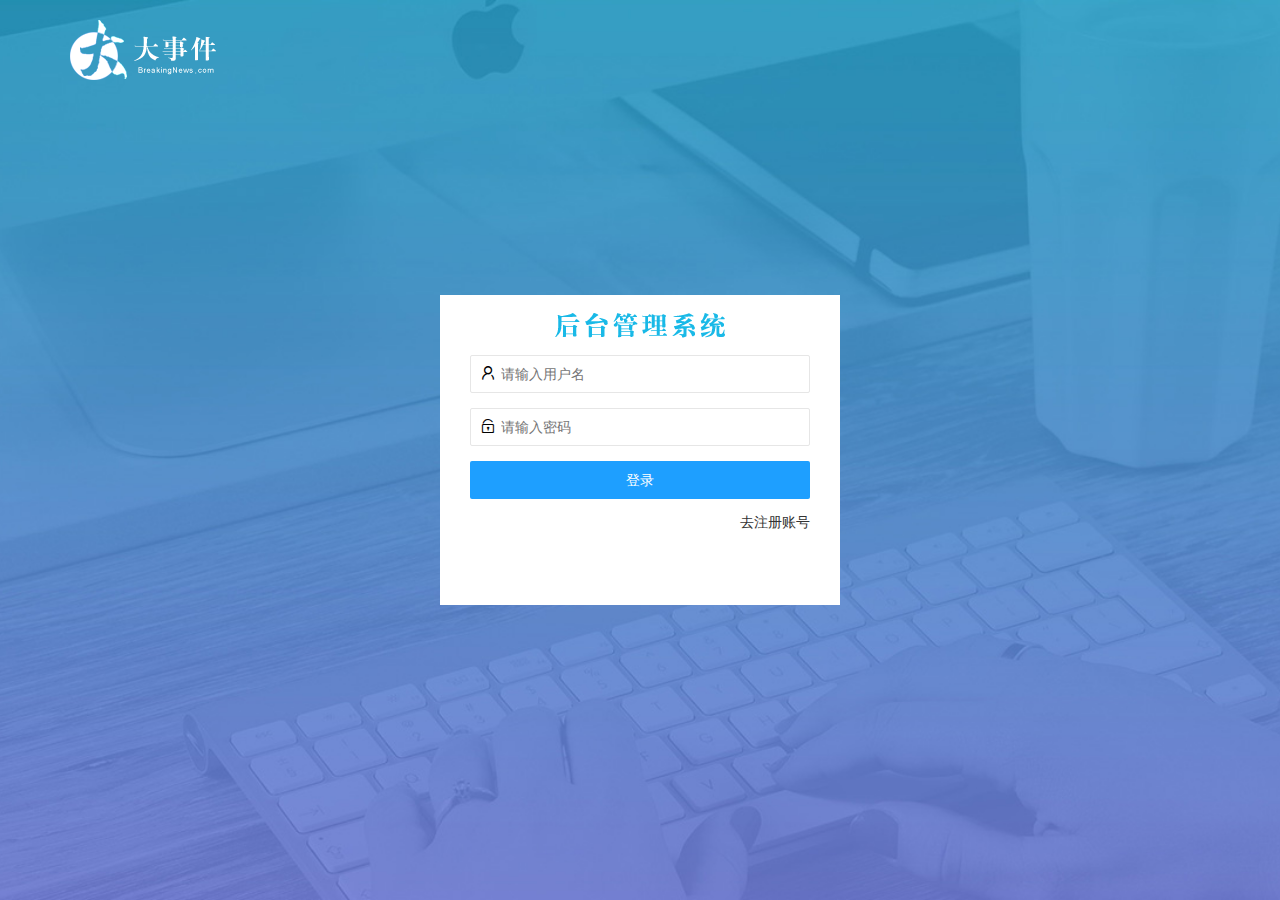
<file: home/index.html>
<!DOCTYPE html>
<html>

<head>
    <meta charset="utf-8">
    <meta name="viewport" content="width=device-width, initial-scale=1, maximum-scale=1">
    <script>
        let token = localStorage.getItem("token");
        // console.log(token);
        if (!token) {
            location.href = "login.html";
        }
    </script>
    <title>75期大事件后台主页</title>
    <link rel="stylesheet" href="/assets/lib/layui/css/layui.css">
    <link rel="stylesheet" href="/assets/fonts/iconfont.css">
    <link rel="stylesheet" href="/assets/css/index.css">
</head>

<body class="layui-layout-body">
    <div class="layui-layout layui-layout-admin">
        <div class="layui-header">
            <div class="layui-logo">
                <img src="/assets/images/logo.png" alt="">
            </div>

            <ul class="layui-nav layui-layout-right">
                <li class="layui-nav-item">
                    <a href="javascript:;" class="userInfo">
                        <img src="http://t.cn/RCzsdCq" class="layui-nav-img">
                        <span class="text-avatar">A</span>
                        个人中心
                    </a>
                    <dl class="layui-nav-child">
                        <dd><a href="/user/user_info .html" target="layBody">基本资料</a></dd>
                        <dd><a href="/user/user_avatar.html" target="layBody">更换头像</a></dd>
                        <dd><a href="/user/user_pwd.html" target="layBody">重置密码</a></dd>
                    </dl>
                </li>
                <li class="layui-nav-item"><a href="javascript:;" id="logoutBtn"><span class="iconfont icon-tuichu"></span>退出</a></li>
            </ul>
        </div>

        <div class="layui-side layui-bg-black">

            <div class="layui-side-scroll">

                <div class="userInfo">
                    <img src="http://t.cn/RCzsdCq" class="layui-nav-img">
                    <span class="text-avatar">A</span>
                    <span id="welcome">欢迎 XMAN</span>
                </div>
                <!-- 左侧导航区域（可配合layui已有的垂直导航） -->
                <ul class="layui-nav layui-nav-tree" lay-filter="test" lay-shrink="all">

                    <li class="layui-nav-item layui-this"><a href="/home/dashboard.html" target="layBody"><span class="iconfont icon-home"></span>首页</a></li>
                    <li class="layui-nav-item ">
                        <a class="" href="javascript:;"><span class="iconfont icon-16"></span>文章管理</a>
                        <dl class="layui-nav-child">
                            <dd><a href="/article/art_cate.html" target="layBody"><i class="layui-icon layui-icon-app"></i>
                                    文章类别</a></dd>
                            <dd><a href="/article/art_list.html" target="layBody"><i class="layui-icon layui-icon-app"></i>文章列表</a></dd>
                            <dd><a href="/article/art_pud.html" target="layBody"><i class="layui-icon layui-icon-app"></i>发布文章</a></dd>
                        </dl>
                    </li>
                    <li class="layui-nav-item">
                        <a href="javascript:;"><span class="iconfont icon-user"></span>个人中心</a>
                        <dl class="layui-nav-child">
                            <dd><a href="/user/user_info .html" target="layBody"><i class="layui-icon layui-icon-app"></i>基本资料</a></dd>
                            <dd><a href="/user/user_avatar.html" target="layBody"><i class="layui-icon layui-icon-app"></i>更换头像</a></dd>
                            <dd><a href="/user/user_pwd.html" target="layBody"><i class="layui-icon layui-icon-app"></i>重置密码</a></dd>
                        </dl>
                    </li>
                </ul>
            </div>
        </div>

        <div class="layui-body">
            <!-- 内容主体区域 -->
            <!-- <iframe src="/home/dashboard.html" name="layBody" frameborder="0"></iframe> -->
            <iframe src="/article/art_list.html" name="layBody" frameborder="0"></iframe>
        </div>

        <div class="layui-footer">
            <!-- 底部固定区域 -->
            © www.itheima.com - 黑马程序员
        </div>
    </div>
    <script src="/assets/lib/layui/layui.all.js"></script>
    <script src="/assets/lib/jquery.js"></script>
    <script src="/assets/js/ajaxBase.js"></script>
    <script src="/assets/js/index.js"></script>
</body>

</html>
</file>
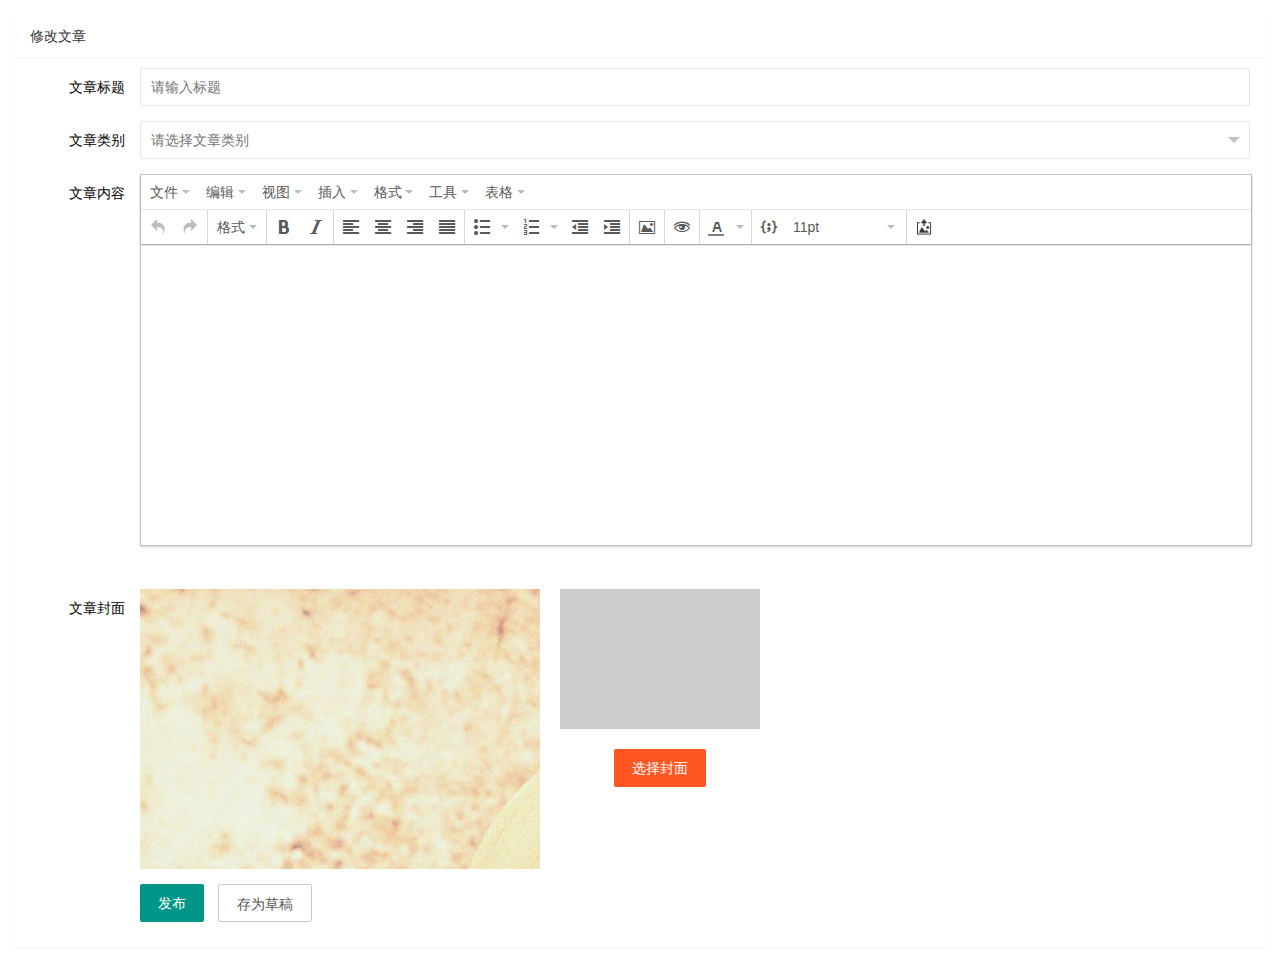
<file: article/art_edit.html>
<!DOCTYPE html>
<html lang="en">

<head>
    <meta charset="UTF-8">
    <meta name="viewport" content="width=device-width, initial-scale=1.0">
    <meta http-equiv="X-UA-Compatible" content="ie=edge">
    <title>Document</title>
    <link rel="stylesheet" href="/assets/lib/layui/css/layui.css">
    <link rel="stylesheet" href="/assets/lib/cropper/cropper.css" />
    <link rel="stylesheet" href="/assets/css/article/art_pub.css">
</head>

<body>
    <div class="layui-card">
        <div class="layui-card-header">修改文章</div>
        <div class="layui-card-body">
            <form class="layui-form" lay-filter="form" id="form">
                <div class="layui-form-item">
                    <label class="layui-form-label">文章标题</label>
                    <div class="layui-input-block">
                        <input type="text" name="title" required lay-verify="required" placeholder="请输入标题" autocomplete="off"
                            class="layui-input">
                    </div>
                </div>
                <div class="layui-form-item">
                    <label class="layui-form-label">文章类别</label>
                    <div class="layui-input-block">
                        <select name="cate_id" lay-verify="required">
                            <option value="">请选择文章类别</option>
                        </select>
                    </div>
                </div>
                <div class="layui-form-item">
                    <label class="layui-form-label">文章内容</label>
                    <!-- 为富文本编辑器外部的容器设置高度 -->
                    <div class="layui-input-block" style="height: 400px;">
                        <!-- 重要：将来这个 textarea 会被初始化为富文本编辑器 -->
                        <textarea name="content"></textarea>
                    </div>
                </div>

                <!-- 文章封面 -->
                <div class="layui-form-item">
                    <!-- 左侧的 label -->
                    <label class="layui-form-label">文章封面</label>
                    <!-- 选择封面区域 -->
                    <div class="layui-input-block cover-box">
                        <!-- 左侧裁剪区域 -->
                        <div class="cover-left">
                            <img id="image" src="/assets/images/sample2.jpg" alt="" />
                        </div>
                        <!-- 右侧预览区域和选择封面区域 -->
                        <div class="cover-right">
                            <!-- 预览的区域 -->
                            <div class="img-preview"></div>
                            <!-- 选择封面按钮 -->
                            <input type="file" accept="image/*" id="file" class="layui-hide">
                            <button type="button" class="layui-btn layui-btn-danger" id="chooseBtn">选择封面</button>
                        </div>
                    </div>
                </div>

                <!-- 按钮 -->
                <div class="layui-form-item">
                    <div class="layui-input-block">
                        <button class="layui-btn" lay-submit lay-filter="formDemo" id="pubBtn">发布</button>
                        <button class="layui-btn layui-btn layui-btn-primary" lay-submit lay-filter="formDemo" id="pubBtn2">存为草稿</button>
                    </div>
                </div>
            </form>
        </div>
    </div>

    <script src="/assets/lib/layui/layui.all.js"></script>
    <script src="/assets/lib/jquery.js"></script>
    <script src="/assets/js/ajaxBase.js"></script>
    <!-- 富文本编辑器 -->
    <script src="/assets/lib/tinymce/tinymce.min.js"></script>
    <script src="/assets/lib/tinymce/tinymce_setup.js"></script>
    <!-- 裁切图片 -->
    <script src="/assets/lib/cropper/Cropper.js"></script>
    <script src="/assets/lib/cropper/jquery-cropper.js"></script>
    <script src="/assets/js/article/art_edit.js"></script>
</body>

</html>
</file>
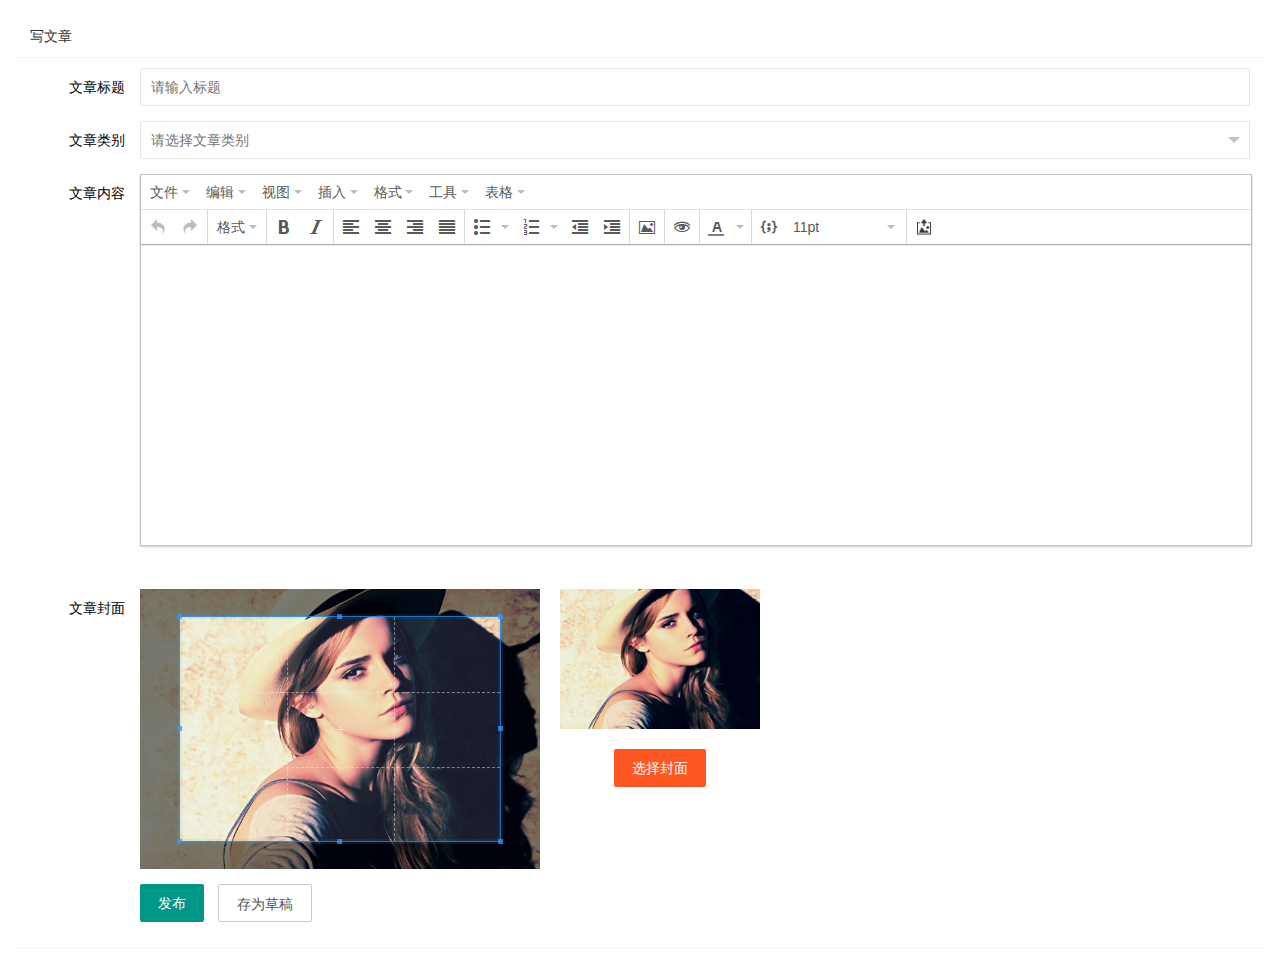
<file: article/art_pud.html>
<!DOCTYPE html>
<html lang="en">

<head>
    <meta charset="UTF-8">
    <meta name="viewport" content="width=device-width, initial-scale=1.0">
    <meta http-equiv="X-UA-Compatible" content="ie=edge">
    <title>Document</title>
    <link rel="stylesheet" href="/assets/lib/layui/css/layui.css">
    <link rel="stylesheet" href="/assets/lib/cropper/cropper.css" />
    <link rel="stylesheet" href="/assets/css/article/art_pub.css">
</head>

<body>
    <div class="layui-card">
        <div class="layui-card-header">写文章</div>
        <div class="layui-card-body">
            <form class="layui-form" id="form">
                <div class="layui-form-item">
                    <label class="layui-form-label">文章标题</label>
                    <div class="layui-input-block">
                        <input type="text" name="title" required lay-verify="required" placeholder="请输入标题" autocomplete="off"
                            class="layui-input">
                    </div>
                </div>
                <div class="layui-form-item">
                    <label class="layui-form-label">文章类别</label>
                    <div class="layui-input-block">
                        <select name="cate_id" lay-verify="required">
                            <option value="">请选择文章类别</option>
                        </select>
                    </div>
                </div>
                <div class="layui-form-item">
                    <label class="layui-form-label">文章内容</label>
                    <!-- 为富文本编辑器外部的容器设置高度 -->
                    <div class="layui-input-block" style="height: 400px;">
                        <!-- 重要：将来这个 textarea 会被初始化为富文本编辑器 -->
                        <textarea name="content"></textarea>
                    </div>
                </div>

                <!-- 文章封面 -->
                <div class="layui-form-item">
                    <!-- 左侧的 label -->
                    <label class="layui-form-label">文章封面</label>
                    <!-- 选择封面区域 -->
                    <div class="layui-input-block cover-box">
                        <!-- 左侧裁剪区域 -->
                        <div class="cover-left">
                            <img id="image" src="/assets/images/sample2.jpg" alt="" />
                        </div>
                        <!-- 右侧预览区域和选择封面区域 -->
                        <div class="cover-right">
                            <!-- 预览的区域 -->
                            <div class="img-preview"></div>
                            <!-- 选择封面按钮 -->
                            <input type="file" accept="image/*" id="file" class="layui-hide">
                            <button type="button" class="layui-btn layui-btn-danger" id="chooseBtn">选择封面</button>
                        </div>
                    </div>
                </div>

                <!-- 按钮 -->
                <div class="layui-form-item">
                    <div class="layui-input-block">
                        <button class="layui-btn" lay-submit lay-filter="formDemo" id="pubBtn">发布</button>
                        <button class="layui-btn layui-btn layui-btn-primary" lay-submit lay-filter="formDemo" id="pubBtn2">存为草稿</button>
                    </div>
                </div>
            </form>
        </div>
    </div>

    <script src="/assets/lib/layui/layui.all.js"></script>
    <script src="/assets/lib/jquery.js"></script>
    <script src="/assets/js/ajaxBase.js"></script>
    <!-- 富文本编辑器 -->
    <script src="/assets/lib/tinymce/tinymce.min.js"></script>
    <script src="/assets/lib/tinymce/tinymce_setup.js"></script>
    <!-- 裁切图片 -->
    <script src="/assets/lib/cropper/Cropper.js"></script>
    <script src="/assets/lib/cropper/jquery-cropper.js"></script>
    <script src="/assets/js/article/art_pub.js"></script>
</body>

</html>
</file>
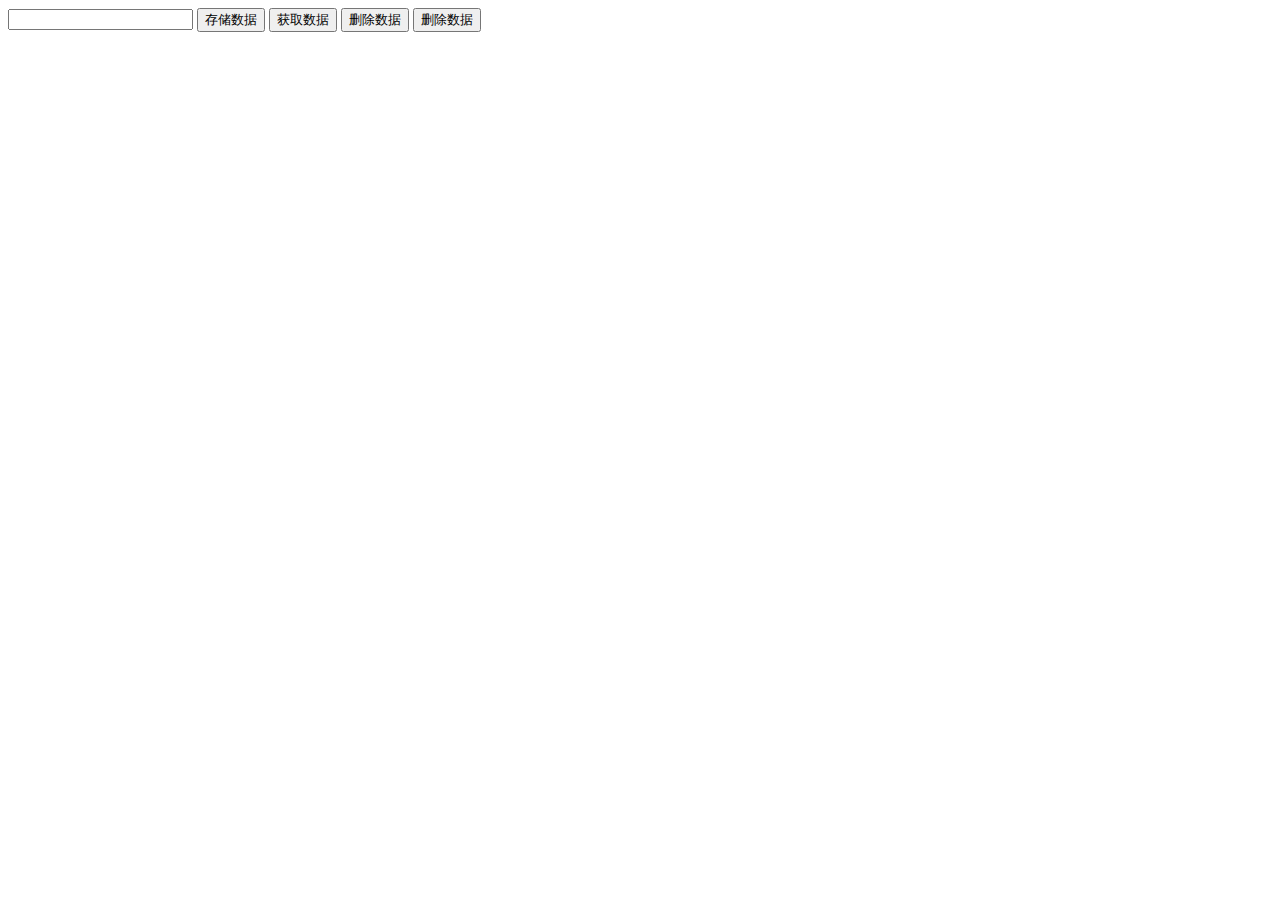
<file: home/02-本地存储.html>
<!DOCTYPE html>
<html lang="en">

<head>
    <meta charset="UTF-8">
    <title>Document</title>
</head>

<body>
    <input type="text">
    <button class="set">存储数据</button>
    <button class="get">获取数据</button>
    <button class="remove">删除数据</button>
    <button class="clear">删除数据</button>
    <script>
        // 获取元素
        let inp = document.querySelector("input");
        let setBtn = document.querySelector(".set");
        let getBtn = document.querySelector(".get");
        let removeBtn = document.querySelector(".remove");
        let clearBtn = document.querySelector(".clear");

        // sessionStorage的操作

        // 存储数据
        // setBtn.onclick = function () {
        //     sessionStorage.setItem("name", inp.value);
        //     sessionStorage.setItem("pwd", "123456");
        // }

        // // 获取数据
        // getBtn.onclick = function () {
        //     let res = sessionStorage.getItem("name");
        //     console.log(res);
        // }

        // // 删除数据
        // removeBtn.onclick = function () {
        //     sessionStorage.removeItem("name");
        // }

        // // 删除所有数据
        // clearBtn.onclick = function () {
        //     sessionStorage.clear();
        // }

        // 演示localStorage
        // 存储数据
        setBtn.onclick = function () {
            localStorage.setItem("name", inp.value);
            localStorage.setItem("pwd", "123456");
        }
        // 获取数据
        getBtn.onclick = function () {
            let res = localStorage.getItem("name");
            console.log(res);
        }
        // 删除数据
        removeBtn.onclick = function () {
            localStorage.removeItem("name");
        }
        //删除所有数据
        clearBtn.onclick = function () {
            localStorage.clear();
        }



    </script>
</body>

</html>
</file>
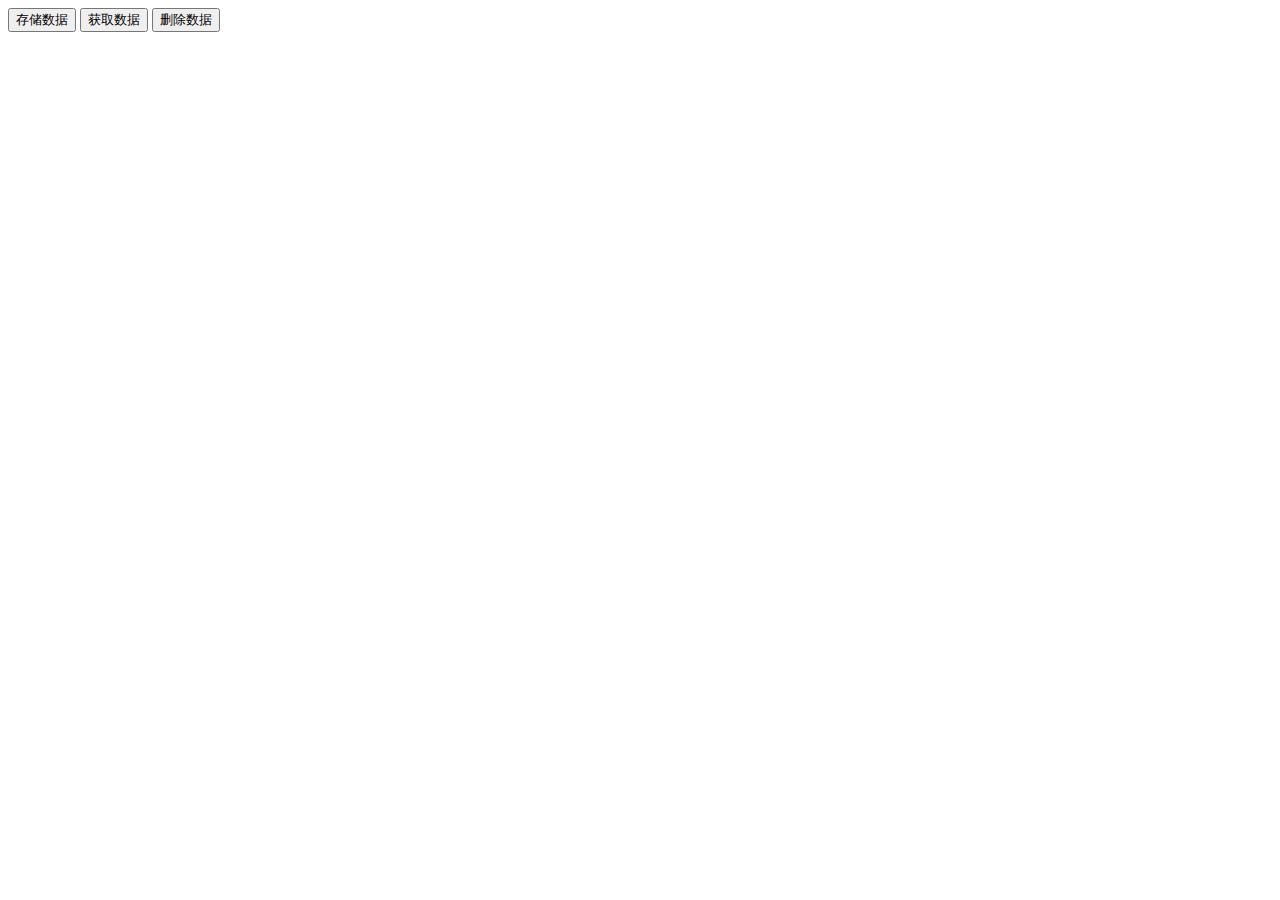
<file: home/03-本地储存-演示存储复杂数据.html>
<!DOCTYPE html>
<html lang="en">

<head>
    <meta charset="UTF-8">
    <meta name="viewport" content="width=device-width, initial-scale=1.0">
    <meta http-equiv="X-UA-Compatible" content="ie=edge">
    <title>Document</title>
</head>

<body>
    <button class="set">存储数据</button>
    <button class="get">获取数据</button>
    <button class="lll">删除数据</button>

    <script>
        let inp = document.querySelector('input');
        let setBtn = document.querySelector('.set');
        let getBtn = document.querySelector('.get');
        let lll = document.querySelector('.lll');

        let arr = [
            { id: 1, name: "lw", age: 30 },
            { id: 1, name: "xm", age: 26 },
            { id: 1, name: "xhei", age: 32 },
            { id: 1, name: "ww", age: 19 },
        ];

        setBtn.onclick = function () {
            // 先把arr数组进行序列化 (JSON.stringify())  
            let str = JSON.stringify(arr);
            localStorage.setItem("info", str)
        }

        getBtn.onclick = function () {
            let res = localStorage.getItem("info");
            console.log(res);
        }
        lll.onclick = function () {
            localStorage.clear();
        }
    </script>
</body>

</html>
</file>
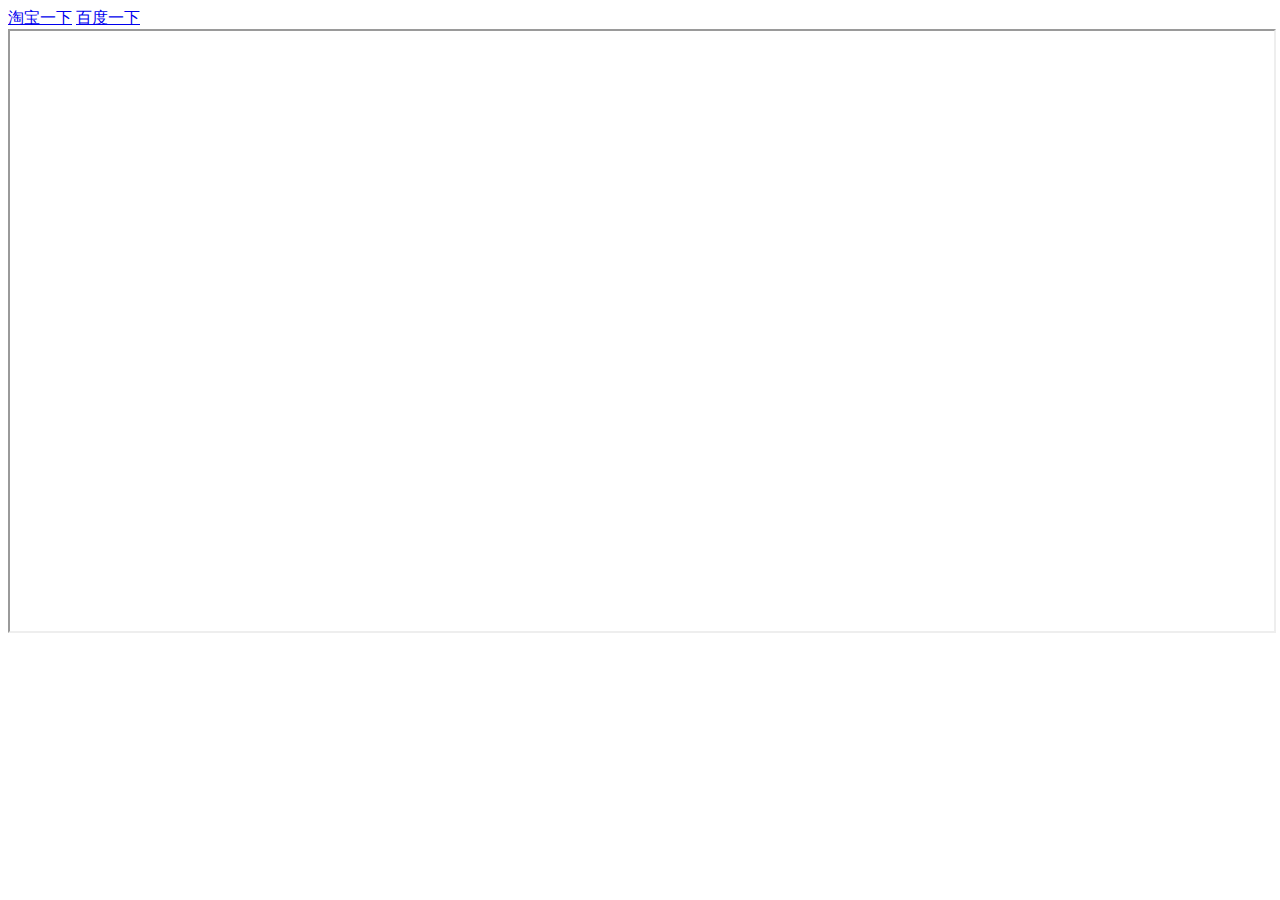
<file: home/05-demo.html>
<!DOCTYPE html>
<html lang="en">

<head>
    <meta charset="UTF-8">
    <meta name="viewport" content="width=device-width, initial-scale=1.0">
    <meta http-equiv="X-UA-Compatible" content="ie=edge">
    <title>Document</title>
</head>

<body>
    <a href="http://taobao.com" target="test">淘宝一下</a>
    <a href="http://baidu.com" target="test">百度一下</a>
    <iframe name="test" width="100%" height="600"></iframe>
</body>

</html>
</file>
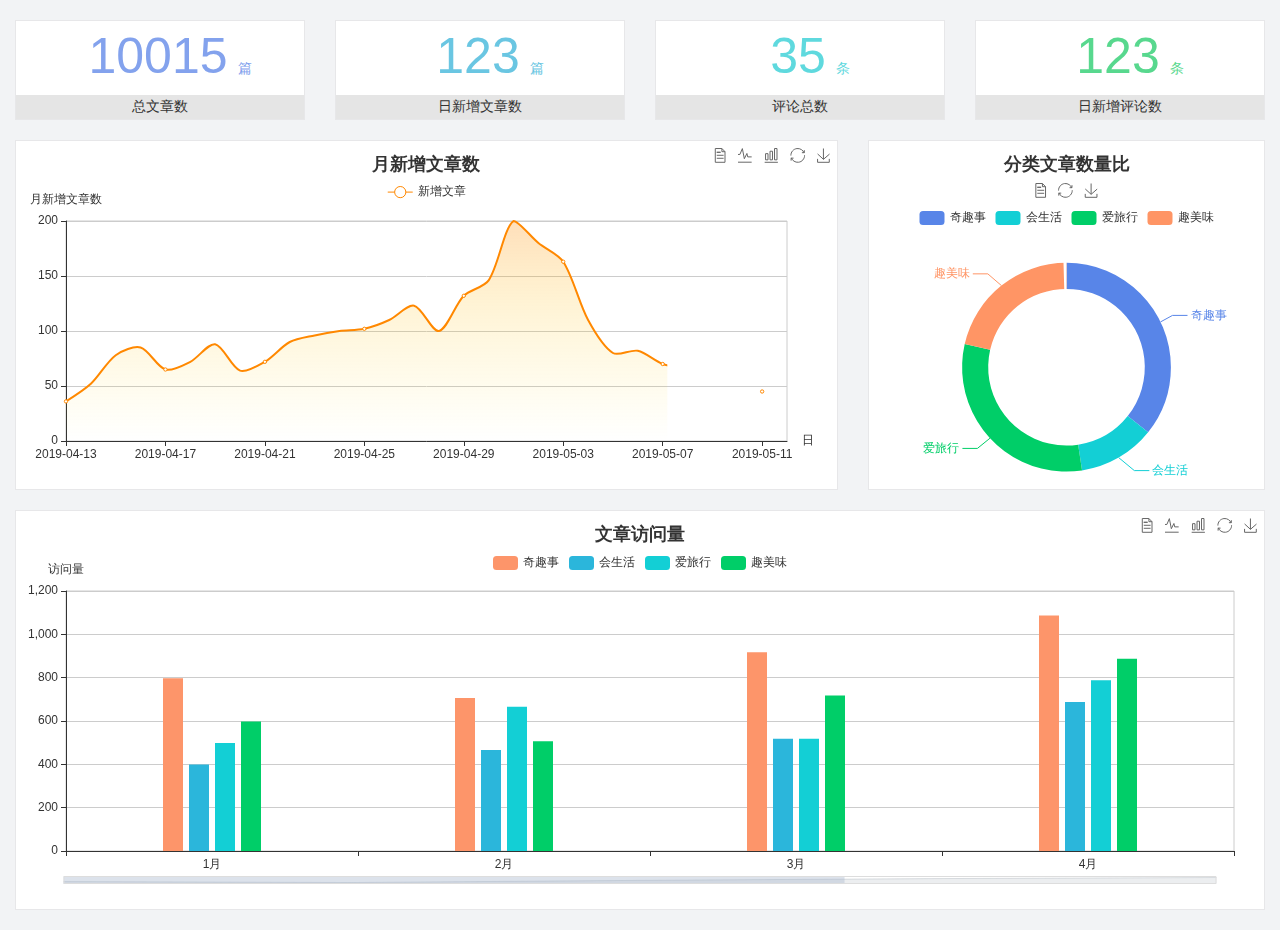
<file: home/dashboard.html>
<!DOCTYPE html>
<html lang="en">

<head>
  <meta charset="UTF-8">
  <meta name="viewport" content="width=device-width, initial-scale=1.0">
  <meta http-equiv="X-UA-Compatible" content="ie=edge">
  <title>图表统计</title>
  <link rel="stylesheet" href="../../assets/lib/bootstrap.css" />
  <link rel="stylesheet" href="../../assets/lib/main.css" />
  <script src="../../assets/lib/jquery.js"></script>
  <script type="text/javascript" src="../../assets/lib/echarts.min.js"></script>
</head>

<body>
  <div class="container-fluid">
    <div class="row spannel_list">
      <div class="col-sm-3 col-xs-6">
        <div class="spannel">
          <em>10015</em><span>篇</span>
          <b>总文章数</b>
        </div>
      </div>
      <div class="col-sm-3 col-xs-6">
        <div class="spannel scolor01">
          <em>123</em><span>篇</span>
          <b>日新增文章数</b>
        </div>
      </div>
      <div class="col-sm-3 col-xs-6">
        <div class="spannel scolor02">
          <em>35</em><span>条</span>
          <b>评论总数</b>
        </div>
      </div>
      <div class="col-sm-3 col-xs-6">
        <div class="spannel scolor03">
          <em>123</em><span>条</span>
          <b>日新增评论数</b>
        </div>
      </div>
    </div>
  </div>

  <div class="container-fluid">
    <div class="row curve-pie">
      <div class="col-lg-8 col-md-8">
        <div class="gragh_pannel" id="curve_show"></div>
      </div>
      <div class="col-lg-4 col-md-4">
        <div class="gragh_pannel" id="pie_show"></div>
      </div>
    </div>
  </div>

  <div class="container-fluid">
    <div class="column_pannel" id="column_show"></div>
  </div>

  <script>
    var oChart = echarts.init(document.getElementById('curve_show'));
    var aList_all = [
      { 'count': 36, 'date': '2019-04-13' },
      { 'count': 52, 'date': '2019-04-14' },
      { 'count': 78, 'date': '2019-04-15' },
      { 'count': 85, 'date': '2019-04-16' },
      { 'count': 65, 'date': '2019-04-17' },
      { 'count': 72, 'date': '2019-04-18' },
      { 'count': 88, 'date': '2019-04-19' },
      { 'count': 64, 'date': '2019-04-20' },
      { 'count': 72, 'date': '2019-04-21' },
      { 'count': 90, 'date': '2019-04-22' },
      { 'count': 96, 'date': '2019-04-23' },
      { 'count': 100, 'date': '2019-04-24' },
      { 'count': 102, 'date': '2019-04-25' },
      { 'count': 110, 'date': '2019-04-26' },
      { 'count': 123, 'date': '2019-04-27' },
      { 'count': 100, 'date': '2019-04-28' },
      { 'count': 132, 'date': '2019-04-29' },
      { 'count': 146, 'date': '2019-04-30' },
      { 'count': 200, 'date': '2019-05-01' },
      { 'count': 180, 'date': '2019-05-02' },
      { 'count': 163, 'date': '2019-05-03' },
      { 'count': 110, 'date': '2019-05-04' },
      { 'count': 80, 'date': '2019-05-05' },
      { 'count': 82, 'date': '2019-05-06' },
      { 'count': 70, 'date': '2019-05-07' },
      { 'count': 65, 'date': '2019-05-08' },
      { 'count': 54, 'date': '2019-05-09' },
      { 'count': 40, 'date': '2019-05-10' },
      { 'count': 45, 'date': '2019-05-11' },
      { 'count': 38, 'date': '2019-05-12' },
    ];

    let aCount = [];
    let aDate = [];

    for (var i = 0; i < aList_all.length; i++) {
      aCount.push(aList_all[i].count);
      aDate.push(aList_all[i].date);
    }

    var chartopt = {
      title: {
        text: '月新增文章数',
        left: 'center',
        top: '10'
      },
      tooltip: {
        trigger: 'axis'
      },
      legend: {
        data: ['新增文章'],
        top: '40'
      },
      toolbox: {
        show: true,
        feature: {
          mark: { show: true },
          dataView: { show: true, readOnly: false },
          magicType: { show: true, type: ['line', 'bar'] },
          restore: { show: true },
          saveAsImage: { show: true }
        }
      },
      calculable: true,
      xAxis: [
        {
          name: '日',
          type: 'category',
          boundaryGap: false,
          data: aDate
        }
      ],
      yAxis: [
        {
          name: '月新增文章数',
          type: 'value'
        }
      ],
      series: [
        {
          name: '新增文章',
          type: 'line',
          smooth: true,
          itemStyle: { normal: { areaStyle: { type: 'default' }, color: '#f80' }, lineStyle: { color: '#f80' } },
          data: aCount
        }],
      areaStyle: {
        normal: {
          color: new echarts.graphic.LinearGradient(0, 0, 0, 1, [{
            offset: 0,
            color: 'rgba(255,136,0,0.39)'
          }, {
            offset: .34,
            color: 'rgba(255,180,0,0.25)'
          }, {
            offset: 1,
            color: 'rgba(255,222,0,0.00)'
          }])

        }
      },
      grid: {
        show: true,
        x: 50,
        x2: 50,
        y: 80,
        height: 220
      }
    };

    oChart.setOption(chartopt);


    var oPie = echarts.init(document.getElementById('pie_show'));
    var oPieopt =
    {
      title: {
        top: 10,
        text: '分类文章数量比',
        x: 'center'
      },
      tooltip: {
        trigger: 'item',
        formatter: "{a} <br/>{b} : {c} ({d}%)"
      },
      color: ['#5885e8', '#13cfd5', '#00ce68', '#ff9565'],
      legend: {
        x: 'center',
        top: 65,
        data: ['奇趣事', '会生活', '爱旅行', '趣美味']
      },
      toolbox: {
        show: true,
        x: 'center',
        top: 35,
        feature: {
          mark: { show: true },
          dataView: { show: true, readOnly: false },
          magicType: {
            show: true,
            type: ['pie', 'funnel'],
            option: {
              funnel: {
                x: '25%',
                width: '50%',
                funnelAlign: 'left',
                max: 1548
              }
            }
          },
          restore: { show: true },
          saveAsImage: { show: true }
        }
      },
      calculable: true,
      series: [
        {
          name: '访问来源',
          type: 'pie',
          radius: ['45%', '60%'],
          center: ['50%', '65%'],
          data: [
            { value: 300, name: '奇趣事' },
            { value: 100, name: '会生活' },
            { value: 260, name: '爱旅行' },
            { value: 180, name: '趣美味' }
          ]
        }
      ]
    };
    oPie.setOption(oPieopt);



    var oColumn = this.echarts.init(document.getElementById('column_show'));
    var oColumnopt =
    {
      title: {
        text: '文章访问量',
        left: 'center',
        top: '10'
      },
      tooltip: {
        trigger: 'axis'
      },
      legend: {
        data: ['奇趣事', '会生活', '爱旅行', '趣美味'],
        top: '40'
      },
      toolbox: {
        show: true,
        feature: {
          mark: { show: true },
          dataView: { show: true, readOnly: false },
          magicType: { show: true, type: ['line', 'bar'] },
          restore: { show: true },
          saveAsImage: { show: true }
        }
      },
      calculable: true,
      xAxis: [
        {
          type: 'category',
          data: ['1月', '2月', '3月', '4月', '5月']
        }
      ],
      yAxis: [
        {
          name: '访问量',
          type: 'value'
        }
      ],
      series: [
        {
          name: '奇趣事',
          type: 'bar',
          barWidth: 20,
          itemStyle: {
            normal: { areaStyle: { type: 'default' }, color: '#fd956a' }
          },
          data: [800, 708, 920, 1090, 1200]
        },
        {
          name: '会生活',
          type: 'bar',
          barWidth: 20,
          itemStyle: {
            normal: { areaStyle: { type: 'default' }, color: '#2bb6db' }
          },
          data: [400, 468, 520, 690, 800]
        },
        {
          name: '爱旅行',
          type: 'bar',
          barWidth: 20,
          itemStyle: {
            normal: { areaStyle: { type: 'default' }, color: '#13cfd5' }
          },
          data: [500, 668, 520, 790, 900]
        },
        {
          name: '趣美味',
          type: 'bar',
          barWidth: 20,
          itemStyle: {
            normal: { areaStyle: { type: 'default' }, color: '#00ce68' }
          },
          data: [600, 508, 720, 890, 1000]
        }
      ],
      grid: {
        show: true,
        x: 50,
        x2: 30,
        y: 80,
        height: 260
      },
      dataZoom: [//给x轴设置滚动条
        {
          start: 0,//默认为0
          end: 100 - 1000 / 31,//默认为100
          type: 'slider',
          show: true,
          xAxisIndex: [0],
          handleSize: 0,//滑动条的 左右2个滑动条的大小
          height: 8,//组件高度
          left: 45, //左边的距离
          right: 50,//右边的距离
          bottom: 26,//右边的距离
          handleColor: '#ddd',//h滑动图标的颜色
          handleStyle: {
            borderColor: "#cacaca",
            borderWidth: "1",
            shadowBlur: 2,
            background: "#ddd",
            shadowColor: "#ddd",
          }
        }]
    };
    oColumn.setOption(oColumnopt);
  </script>
</body>

</html>
</file>
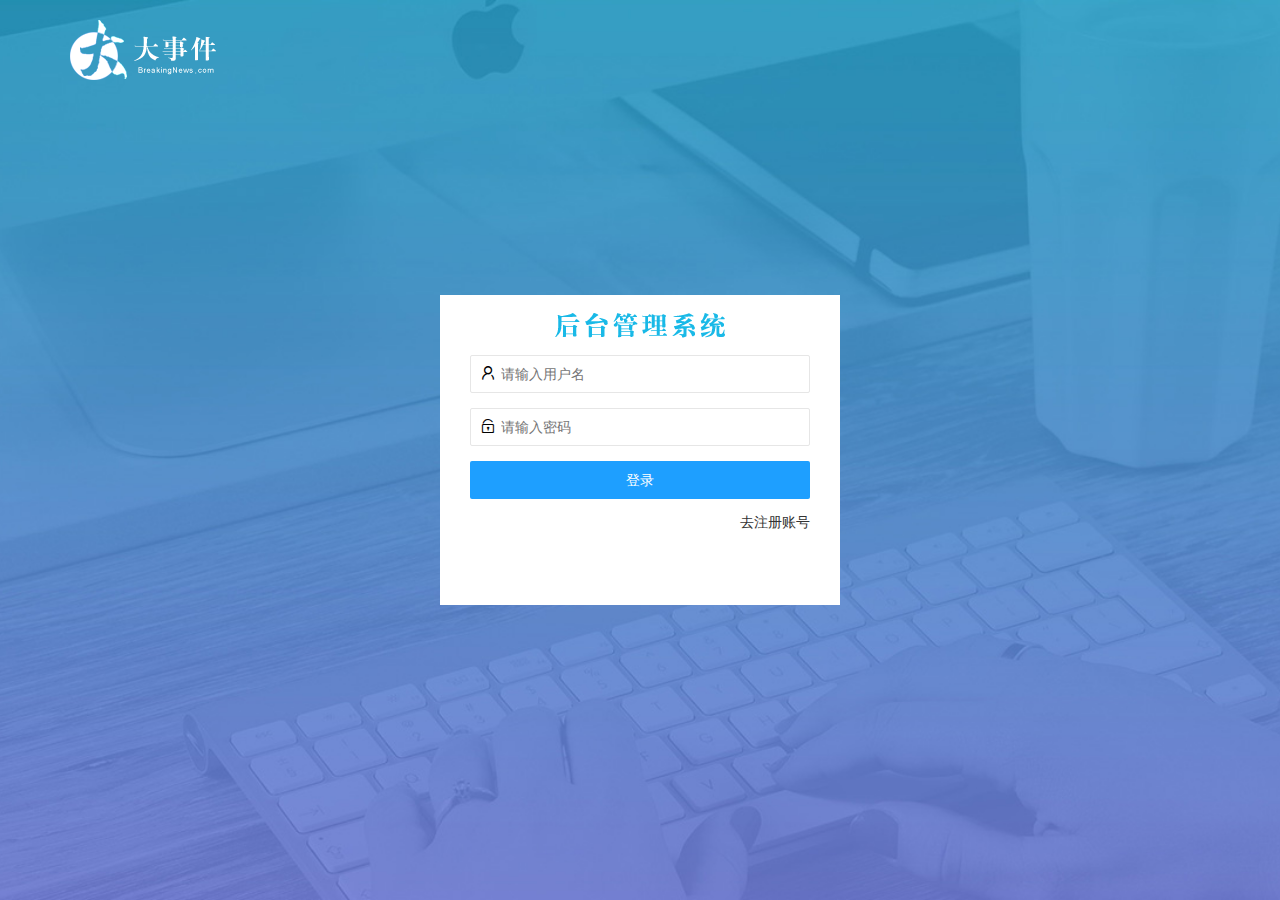
<file: home/login.html>
<!DOCTYPE html>
<html lang="en">

<head>
    <meta charset="UTF-8">
    <meta name="viewport" content="width=device-width, initial-scale=1.0">
    <meta http-equiv="X-UA-Compatible" content="ie=edge">
    <title>Document</title>
    <link rel="stylesheet" href="/assets/lib/layui/css/layui.css">
    <link rel="stylesheet" href="/assets/css/login.css">
</head>

<body>
    <!-- logo -->
    <div class="layui-main header">
        <img src="/assets/images/logo.png" alt="">
    </div>

    <!-- 登录  注册表单区域-->
    <div class="loginAndResi">
        <div class="title"></div>

        <!-- 登录 -->
        <div class="loginBox">
            <form class="layui-form" id="loginForm">
                <div class="layui-form-item">
                    <i class="layui-icon layui-icon-username"></i>
                    <input type="text" name="username" required lay-verify="required" placeholder="请输入用户名" autocomplete="off"
                        class="layui-input">
                </div>
                <div class="layui-form-item">
                    <i class="layui-icon layui-icon-password"></i>
                    <input type="password" name="password" required lay-verify="required|pass" placeholder="请输入密码"
                        autocomplete="off" class="layui-input">
                </div>
                <div class="layui-form-item">
                    <button class="layui-btn layui-btn-fluid layui-btn layui-btn-normal layui-anim-fadein" lay-submit
                        lay-filter="formDemo">登录</button>
                </div>
                <div class="layui-form-item">
                    <a href="javascript:;" id="gotoRegi">去注册账号</a>
                </div>
            </form>
        </div>
        <!-- 注册 -->
        <div class="regiBox">
            <form class="layui-form" id="regiForm">
                <div class="layui-form-item">
                    <i class="layui-icon layui-icon-username"></i>
                    <input type="text" name="username" required lay-verify="required" placeholder="请输入用户名" autocomplete="off"
                        class="layui-input">
                </div>
                <div class="layui-form-item">
                    <i class="layui-icon layui-icon-password"></i>
                    <input type="password" name="password" required lay-verify="required|pass" placeholder="请输入密码"
                        autocomplete="off" class="layui-input">
                </div>
                <div class="layui-form-item">
                    <i class="layui-icon layui-icon-password"></i>
                    <input type="password" name="repassword" required lay-verify="required|pass|repass" placeholder="请在次确认密码"
                        autocomplete="off" class="layui-input">
                </div>
                <div class="layui-form-item">
                    <button class="layui-btn layui-btn-fluid layui-btn layui-btn-normal" lay-submit lay-filter="formDemo">注册</button>
                </div>
                <div class="layui-form-item">
                    <a href="javascript:;" id="gotoLogin">去登录</a>
                </div>
            </form>

        </div>
    </div>
    <script src="/assets/lib/jquery.js"></script>
    <script src="/assets/lib/layui/layui.all.js"></script>
    <script src="/assets/js/ajaxBase.js"></script>
    <script src="/assets/js/login.js"></script>
</body>

</html>
</file>
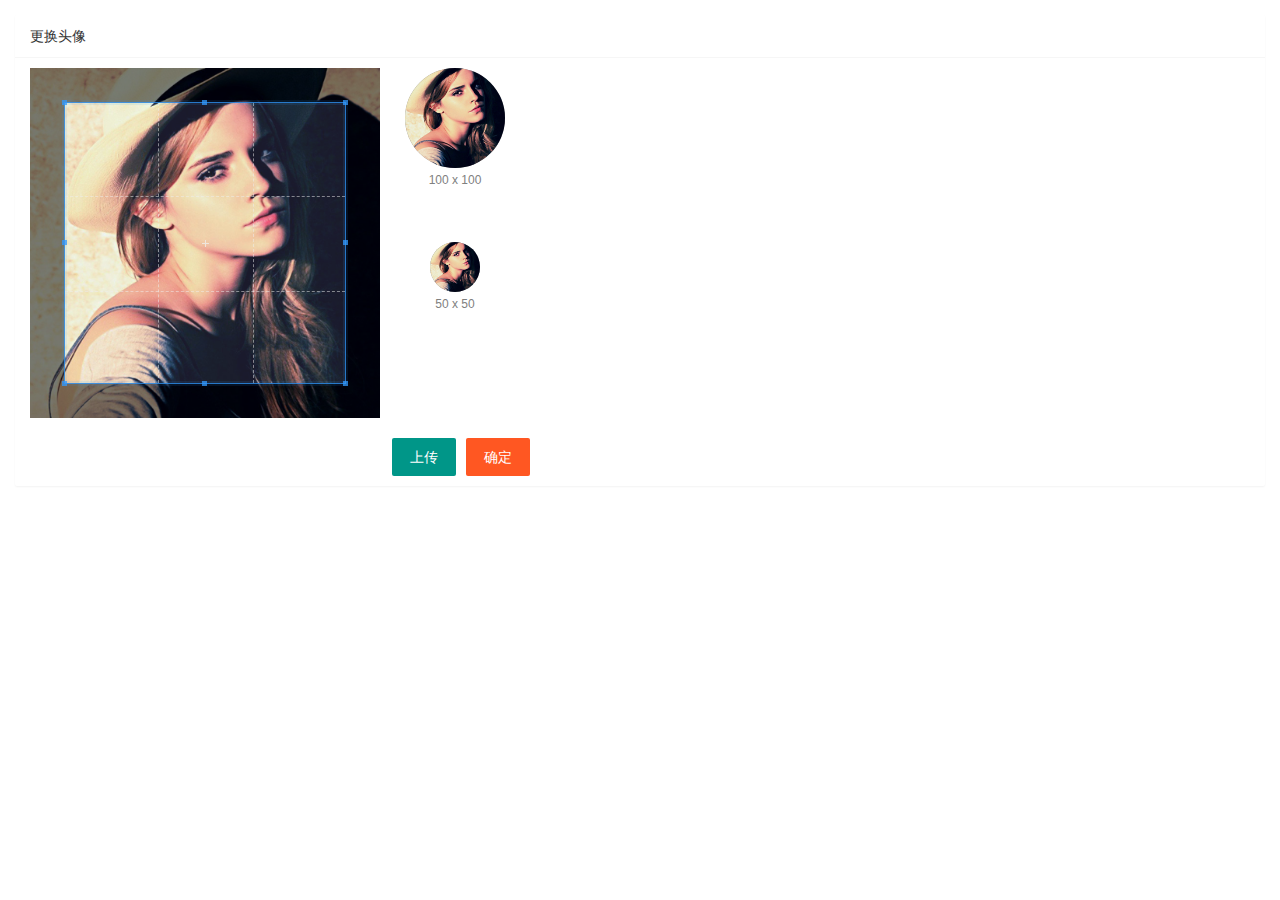
<file: user/user_avatar.html>
<!DOCTYPE html>
<html lang="en">

<head>
    <meta charset="UTF-8">
    <meta name="viewport" content="width=device-width, initial-scale=1.0">
    <meta http-equiv="X-UA-Compatible" content="ie=edge">
    <title>Document</title>
    <link rel="stylesheet" href="/assets/lib/layui/css/layui.css">
    <link rel="stylesheet" href="/assets/lib/cropper/cropper.css">
    <link rel="stylesheet" href="/assets/css/user/user_avatar.css">
</head>

<body>
    <div class="layui-card">
        <div class="layui-card-header">更换头像</div>
        <div class="layui-card-body">
            <div class="row1">
                <!-- 图片裁剪区域 -->
                <div class="cropper-box">
                    <!-- 这个 img 标签很重要，将来会把它初始化为裁剪区域 -->
                    <img id="image" src="/assets/images/sample.jpg" />
                </div>
                <!-- 图片的预览区域 -->
                <div class="preview-box">
                    <div>
                        <!-- 宽高为 100px 的预览区域 -->
                        <div class="img-preview w100"></div>
                        <p class="size">100 x 100</p>
                    </div>
                    <div>
                        <!-- 宽高为 50px 的预览区域 -->
                        <div class="img-preview w50"></div>
                        <p class="size">50 x 50</p>
                    </div>
                </div>
            </div>

            <!-- 第二行的按钮区域 -->
            <div class="row2">
                <input type="file" accept="image/*" class="layui-hide" id="file">
                <button type="button" class="layui-btn" id="uploadBtn">上传</button>
                <button type="button" class="layui-btn layui-btn-danger" id="sureBtn">确定</button>
            </div>
        </div>
    </div>
    <script src="/assets/lib/layui/layui.all.js"></script>
    <script src="/assets/lib/jquery.js"></script>
    <script src="/assets/js/ajaxBase.js"></script>
    <script src="/assets/lib/cropper/Cropper.js"></script>
    <script src="/assets/lib/cropper/jquery-cropper.js"></script>
    <script src="/assets/js/user/user_avatar.js"></script>
</body>

</html>
</file>
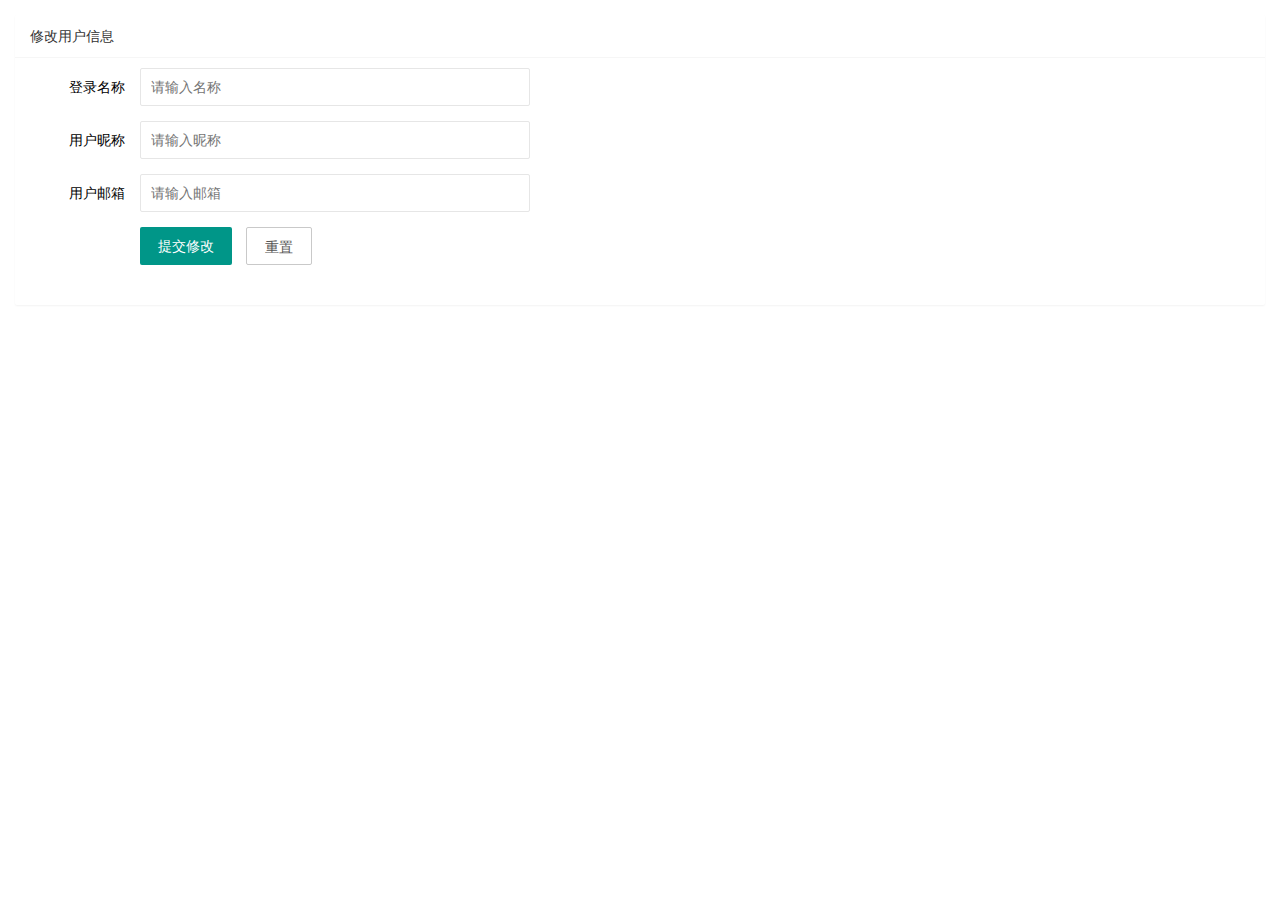
<file: user/user_info .html>
<!DOCTYPE html>
<html lang="en">

<head>
    <meta charset="UTF-8">
    <meta name="viewport" content="width=device-width, initial-scale=1.0">
    <meta http-equiv="X-UA-Compatible" content="ie=edge">
    <title>Document</title>
    <link rel="stylesheet" href="/assets/lib/layui/css/layui.css">
    <link rel="stylesheet" href="/assets/css/user/user_info.css">
</head>

<body>
    <div class="layui-card">
        <div class="layui-card-header">修改用户信息</div>
        <div class="layui-card-body">
            <form class="layui-form" id="userForm" lay-filter="usefForm">
                <div class="layui-form-item layui-hide">
                    <label class="layui-form-label">id</label>
                    <div class="layui-input-block">
                        <!-- readonly 只读效果 -->
                        <input type="text" name="id" readonly required lay-verify="required" placeholder="请输入昵称"
                            autocomplete="off" class="layui-input">
                    </div>
                </div>
                <div class="layui-form-item">
                    <div class="layui-form-item">
                        <label class="layui-form-label">登录名称</label>
                        <div class="layui-input-block">
                            <!-- readonly 只读效果 -->
                            <input type="text" name="username" readonly required lay-verify="required" placeholder="请输入名称"
                                autocomplete="off" class="layui-input">
                        </div>
                    </div>
                    <div class="layui-form-item">
                        <label class="layui-form-label">用户昵称</label>
                        <div class="layui-input-block">
                            <input type="text" name="nickname" required lay-verify="required|nickname" placeholder="请输入昵称"
                                autocomplete="off" class="layui-input">
                        </div>
                    </div>
                    <div class="layui-form-item">
                        <label class="layui-form-label">用户邮箱</label>
                        <div class="layui-input-block">
                            <input type="email" name="email" required lay-verify="required|email" placeholder="请输入邮箱"
                                autocomplete="off" class="layui-input">
                        </div>
                    </div>
                    <div class="layui-form-item">
                        <div class="layui-input-block">
                            <button class="layui-btn" lay-submit lay-filter="formDemo">提交修改</button>
                            <button type="reset" id="resetBtn" class="layui-btn layui-btn-primary">重置</button>
                        </div>
                    </div>
                </div>
            </form>
        </div>
    </div>

    <script src="/assets/lib/layui/layui.all.js"></script>
    <script src="/assets/lib/jquery.js"></script>
    <script src="/assets/js/ajaxBase.js"></script>
    <script src="/assets/js/user/user_info.js"></script>
</body>

</html>
</file>
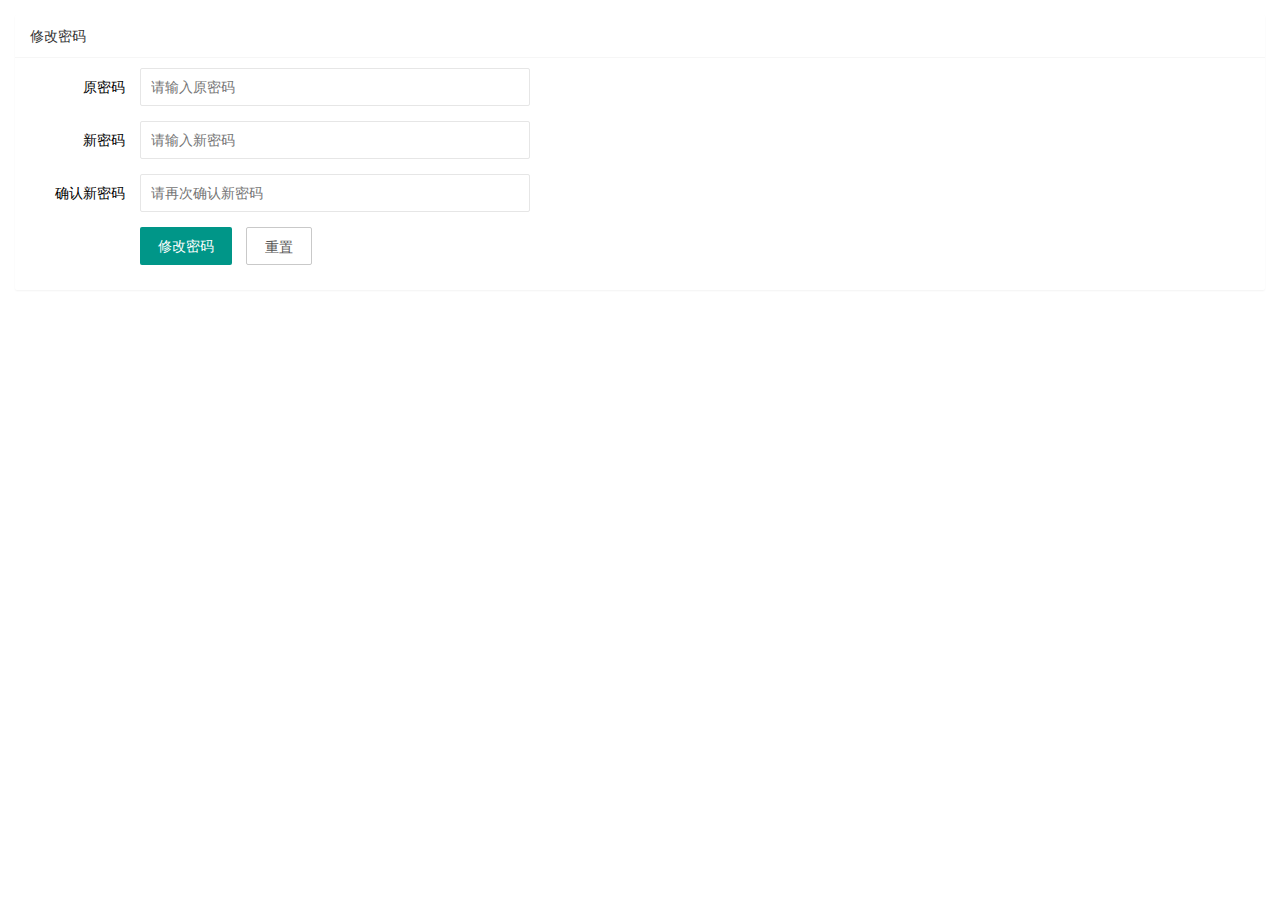
<file: user/user_pwd.html>
<!DOCTYPE html>
<html lang="en">

<head>
    <meta charset="UTF-8">
    <meta name="viewport" content="width=device-width, initial-scale=1.0">
    <meta http-equiv="X-UA-Compatible" content="ie=edge">
    <title>Document</title>
    <link rel="stylesheet" href="/assets/lib/layui/css/layui.css">
    <link rel="stylesheet" href="/assets/css/user/user_pwd.css">
</head>

<body>
    <div class="layui-card">
        <div class="layui-card-header">修改密码</div>
        <div class="layui-card-body">
            <form class="layui-form" id="pwdForm">
                <div class="layui-form-item">
                    <label class="layui-form-label">原密码</label>
                    <div class="layui-input-block">
                        <input type="password" name="oldPwd" required lay-verify="required|pass" placeholder="请输入原密码"
                            autocomplete="off" class="layui-input">
                    </div>
                </div>
                <div class="layui-form-item">
                    <label class="layui-form-label">新密码</label>
                    <div class="layui-input-block">
                        <input type="password" name="newPwd" required lay-verify="required|pass|newPwd" placeholder="请输入新密码"
                            autocomplete="off" class="layui-input">
                    </div>
                </div>
                <div class="layui-form-item">
                    <label class="layui-form-label">确认新密码</label>
                    <div class="layui-input-block">
                        <input type="password" name="rePwd" required lay-verify="required|pass|samePwd" placeholder="请再次确认新密码"
                            autocomplete="off" class="layui-input">
                    </div>
                </div>
                <div class="layui-form-item">
                    <div class="layui-input-block">
                        <button class="layui-btn" lay-submit lay-filter="formDemo">修改密码</button>
                        <button type="reset" class="layui-btn layui-btn-primary">重置</button>
                    </div>
                </div>
            </form>
        </div>
    </div>
    <script src="/assets/lib/layui/layui.all.js"></script>
    <script src="/assets/lib/jquery.js"></script>
    <script src="/assets/js/ajaxBase.js"></script>
    <script src="/assets/js/user/user_pwd.js"></script>
</body>

</html>
</file>
<file: assets/lib/layui/css/layui.css>
/** layui-v2.5.6 MIT License By https://www.layui.com */
 .layui-inline,img{display:inline-block;vertical-align:middle}h1,h2,h3,h4,h5,h6{font-weight:400}.layui-edge,.layui-header,.layui-inline,.layui-main{position:relative}.layui-body,.layui-edge,.layui-elip{overflow:hidden}.layui-btn,.layui-edge,.layui-inline,img{vertical-align:middle}.layui-btn,.layui-disabled,.layui-icon,.layui-unselect{-moz-user-select:none;-webkit-user-select:none;-ms-user-select:none}.layui-elip,.layui-form-checkbox span,.layui-form-pane .layui-form-label{text-overflow:ellipsis;white-space:nowrap}.layui-breadcrumb,.layui-tree-btnGroup{visibility:hidden}blockquote,body,button,dd,div,dl,dt,form,h1,h2,h3,h4,h5,h6,input,li,ol,p,pre,td,textarea,th,ul{margin:0;padding:0;-webkit-tap-highlight-color:rgba(0,0,0,0)}a:active,a:hover{outline:0}img{border:none}li{list-style:none}table{border-collapse:collapse;border-spacing:0}h4,h5,h6{font-size:100%}button,input,optgroup,option,select,textarea{font-family:inherit;font-size:inherit;font-style:inherit;font-weight:inherit;outline:0}pre{white-space:pre-wrap;white-space:-moz-pre-wrap;white-space:-pre-wrap;white-space:-o-pre-wrap;word-wrap:break-word}body{line-height:24px;font:14px Helvetica Neue,Helvetica,PingFang SC,Tahoma,Arial,sans-serif}hr{height:1px;margin:10px 0;border:0;clear:both}a{color:#333;text-decoration:none}a:hover{color:#777}a cite{font-style:normal;*cursor:pointer}.layui-border-box,.layui-border-box *{box-sizing:border-box}.layui-box,.layui-box *{box-sizing:content-box}.layui-clear{clear:both;*zoom:1}.layui-clear:after{content:'\20';clear:both;*zoom:1;display:block;height:0}.layui-inline{*display:inline;*zoom:1}.layui-edge{display:inline-block;width:0;height:0;border-width:6px;border-style:dashed;border-color:transparent}.layui-edge-top{top:-4px;border-bottom-color:#999;border-bottom-style:solid}.layui-edge-right{border-left-color:#999;border-left-style:solid}.layui-edge-bottom{top:2px;border-top-color:#999;border-top-style:solid}.layui-edge-left{border-right-color:#999;border-right-style:solid}.layui-disabled,.layui-disabled:hover{color:#d2d2d2!important;cursor:not-allowed!important}.layui-circle{border-radius:100%}.layui-show{display:block!important}.layui-hide{display:none!important}@font-face{font-family:layui-icon;src:url(../font/iconfont.eot?v=256);src:url(../font/iconfont.eot?v=256#iefix) format('embedded-opentype'),url(../font/iconfont.woff2?v=256) format('woff2'),url(../font/iconfont.woff?v=256) format('woff'),url(../font/iconfont.ttf?v=256) format('truetype'),url(../font/iconfont.svg?v=256#layui-icon) format('svg')}.layui-icon{font-family:layui-icon!important;font-size:16px;font-style:normal;-webkit-font-smoothing:antialiased;-moz-osx-font-smoothing:grayscale}.layui-icon-reply-fill:before{content:"\e611"}.layui-icon-set-fill:before{content:"\e614"}.layui-icon-menu-fill:before{content:"\e60f"}.layui-icon-search:before{content:"\e615"}.layui-icon-share:before{content:"\e641"}.layui-icon-set-sm:before{content:"\e620"}.layui-icon-engine:before{content:"\e628"}.layui-icon-close:before{content:"\1006"}.layui-icon-close-fill:before{content:"\1007"}.layui-icon-chart-screen:before{content:"\e629"}.layui-icon-star:before{content:"\e600"}.layui-icon-circle-dot:before{content:"\e617"}.layui-icon-chat:before{content:"\e606"}.layui-icon-release:before{content:"\e609"}.layui-icon-list:before{content:"\e60a"}.layui-icon-chart:before{content:"\e62c"}.layui-icon-ok-circle:before{content:"\1005"}.layui-icon-layim-theme:before{content:"\e61b"}.layui-icon-table:before{content:"\e62d"}.layui-icon-right:before{content:"\e602"}.layui-icon-left:before{content:"\e603"}.layui-icon-cart-simple:before{content:"\e698"}.layui-icon-face-cry:before{content:"\e69c"}.layui-icon-face-smile:before{content:"\e6af"}.layui-icon-survey:before{content:"\e6b2"}.layui-icon-tree:before{content:"\e62e"}.layui-icon-ie:before{content:"\e7bb"}.layui-icon-upload-circle:before{content:"\e62f"}.layui-icon-add-circle:before{content:"\e61f"}.layui-icon-download-circle:before{content:"\e601"}.layui-icon-templeate-1:before{content:"\e630"}.layui-icon-util:before{content:"\e631"}.layui-icon-face-surprised:before{content:"\e664"}.layui-icon-edit:before{content:"\e642"}.layui-icon-speaker:before{content:"\e645"}.layui-icon-down:before{content:"\e61a"}.layui-icon-file:before{content:"\e621"}.layui-icon-layouts:before{content:"\e632"}.layui-icon-rate-half:before{content:"\e6c9"}.layui-icon-add-circle-fine:before{content:"\e608"}.layui-icon-prev-circle:before{content:"\e633"}.layui-icon-read:before{content:"\e705"}.layui-icon-404:before{content:"\e61c"}.layui-icon-carousel:before{content:"\e634"}.layui-icon-help:before{content:"\e607"}.layui-icon-code-circle:before{content:"\e635"}.layui-icon-windows:before{content:"\e67f"}.layui-icon-water:before{content:"\e636"}.layui-icon-username:before{content:"\e66f"}.layui-icon-find-fill:before{content:"\e670"}.layui-icon-about:before{content:"\e60b"}.layui-icon-location:before{content:"\e715"}.layui-icon-up:before{content:"\e619"}.layui-icon-pause:before{content:"\e651"}.layui-icon-date:before{content:"\e637"}.layui-icon-layim-uploadfile:before{content:"\e61d"}.layui-icon-delete:before{content:"\e640"}.layui-icon-play:before{content:"\e652"}.layui-icon-top:before{content:"\e604"}.layui-icon-firefox:before{content:"\e686"}.layui-icon-friends:before{content:"\e612"}.layui-icon-refresh-3:before{content:"\e9aa"}.layui-icon-ok:before{content:"\e605"}.layui-icon-layer:before{content:"\e638"}.layui-icon-face-smile-fine:before{content:"\e60c"}.layui-icon-dollar:before{content:"\e659"}.layui-icon-group:before{content:"\e613"}.layui-icon-layim-download:before{content:"\e61e"}.layui-icon-picture-fine:before{content:"\e60d"}.layui-icon-link:before{content:"\e64c"}.layui-icon-diamond:before{content:"\e735"}.layui-icon-log:before{content:"\e60e"}.layui-icon-key:before{content:"\e683"}.layui-icon-rate-solid:before{content:"\e67a"}.layui-icon-fonts-del:before{content:"\e64f"}.layui-icon-unlink:before{content:"\e64d"}.layui-icon-fonts-clear:before{content:"\e639"}.layui-icon-triangle-r:before{content:"\e623"}.layui-icon-circle:before{content:"\e63f"}.layui-icon-radio:before{content:"\e643"}.layui-icon-align-center:before{content:"\e647"}.layui-icon-align-right:before{content:"\e648"}.layui-icon-align-left:before{content:"\e649"}.layui-icon-loading-1:before{content:"\e63e"}.layui-icon-return:before{content:"\e65c"}.layui-icon-fonts-strong:before{content:"\e62b"}.layui-icon-upload:before{content:"\e67c"}.layui-icon-dialogue:before{content:"\e63a"}.layui-icon-video:before{content:"\e6ed"}.layui-icon-headset:before{content:"\e6fc"}.layui-icon-cellphone-fine:before{content:"\e63b"}.layui-icon-add-1:before{content:"\e654"}.layui-icon-face-smile-b:before{content:"\e650"}.layui-icon-fonts-html:before{content:"\e64b"}.layui-icon-screen-full:before{content:"\e622"}.layui-icon-form:before{content:"\e63c"}.layui-icon-cart:before{content:"\e657"}.layui-icon-camera-fill:before{content:"\e65d"}.layui-icon-tabs:before{content:"\e62a"}.layui-icon-heart-fill:before{content:"\e68f"}.layui-icon-fonts-code:before{content:"\e64e"}.layui-icon-ios:before{content:"\e680"}.layui-icon-at:before{content:"\e687"}.layui-icon-fire:before{content:"\e756"}.layui-icon-set:before{content:"\e716"}.layui-icon-fonts-u:before{content:"\e646"}.layui-icon-triangle-d:before{content:"\e625"}.layui-icon-tips:before{content:"\e702"}.layui-icon-picture:before{content:"\e64a"}.layui-icon-more-vertical:before{content:"\e671"}.layui-icon-bluetooth:before{content:"\e689"}.layui-icon-flag:before{content:"\e66c"}.layui-icon-loading:before{content:"\e63d"}.layui-icon-fonts-i:before{content:"\e644"}.layui-icon-refresh-1:before{content:"\e666"}.layui-icon-rmb:before{content:"\e65e"}.layui-icon-addition:before{content:"\e624"}.layui-icon-home:before{content:"\e68e"}.layui-icon-time:before{content:"\e68d"}.layui-icon-user:before{content:"\e770"}.layui-icon-notice:before{content:"\e667"}.layui-icon-chrome:before{content:"\e68a"}.layui-icon-edge:before{content:"\e68b"}.layui-icon-login-weibo:before{content:"\e675"}.layui-icon-voice:before{content:"\e688"}.layui-icon-upload-drag:before{content:"\e681"}.layui-icon-login-qq:before{content:"\e676"}.layui-icon-snowflake:before{content:"\e6b1"}.layui-icon-heart:before{content:"\e68c"}.layui-icon-logout:before{content:"\e682"}.layui-icon-file-b:before{content:"\e655"}.layui-icon-template:before{content:"\e663"}.layui-icon-transfer:before{content:"\e691"}.layui-icon-auz:before{content:"\e672"}.layui-icon-console:before{content:"\e665"}.layui-icon-app:before{content:"\e653"}.layui-icon-prev:before{content:"\e65a"}.layui-icon-website:before{content:"\e7ae"}.layui-icon-next:before{content:"\e65b"}.layui-icon-component:before{content:"\e857"}.layui-icon-android:before{content:"\e684"}.layui-icon-more:before{content:"\e65f"}.layui-icon-login-wechat:before{content:"\e677"}.layui-icon-shrink-right:before{content:"\e668"}.layui-icon-spread-left:before{content:"\e66b"}.layui-icon-camera:before{content:"\e660"}.layui-icon-note:before{content:"\e66e"}.layui-icon-refresh:before{content:"\e669"}.layui-icon-female:before{content:"\e661"}.layui-icon-male:before{content:"\e662"}.layui-icon-screen-restore:before{content:"\e758"}.layui-icon-password:before{content:"\e673"}.layui-icon-senior:before{content:"\e674"}.layui-icon-theme:before{content:"\e66a"}.layui-icon-tread:before{content:"\e6c5"}.layui-icon-praise:before{content:"\e6c6"}.layui-icon-star-fill:before{content:"\e658"}.layui-icon-rate:before{content:"\e67b"}.layui-icon-template-1:before{content:"\e656"}.layui-icon-vercode:before{content:"\e679"}.layui-icon-service:before{content:"\e626"}.layui-icon-cellphone:before{content:"\e678"}.layui-icon-print:before{content:"\e66d"}.layui-icon-cols:before{content:"\e610"}.layui-icon-wifi:before{content:"\e7e0"}.layui-icon-export:before{content:"\e67d"}.layui-icon-rss:before{content:"\e808"}.layui-icon-slider:before{content:"\e714"}.layui-icon-email:before{content:"\e618"}.layui-icon-subtraction:before{content:"\e67e"}.layui-icon-mike:before{content:"\e6dc"}.layui-icon-light:before{content:"\e748"}.layui-icon-gift:before{content:"\e627"}.layui-icon-mute:before{content:"\e685"}.layui-icon-reduce-circle:before{content:"\e616"}.layui-icon-music:before{content:"\e690"}.layui-main{width:1140px;margin:0 auto}.layui-header{z-index:1000;height:60px}.layui-header a:hover{transition:all .5s;-webkit-transition:all .5s}.layui-side{position:fixed;left:0;top:0;bottom:0;z-index:999;width:200px;overflow-x:hidden}.layui-side-scroll{position:relative;width:220px;height:100%;overflow-x:hidden}.layui-body{position:absolute;left:200px;right:0;top:0;bottom:0;z-index:998;width:auto;overflow-y:auto;box-sizing:border-box}.layui-layout-body{overflow:hidden}.layui-layout-admin .layui-header{background-color:#23262E}.layui-layout-admin .layui-side{top:60px;width:200px;overflow-x:hidden}.layui-layout-admin .layui-body{position:fixed;top:60px;bottom:44px}.layui-layout-admin .layui-main{width:auto;margin:0 15px}.layui-layout-admin .layui-footer{position:fixed;left:200px;right:0;bottom:0;height:44px;line-height:44px;padding:0 15px;background-color:#eee}.layui-layout-admin .layui-logo{position:absolute;left:0;top:0;width:200px;height:100%;line-height:60px;text-align:center;color:#009688;font-size:16px}.layui-layout-admin .layui-header .layui-nav{background:0 0}.layui-layout-left{position:absolute!important;left:200px;top:0}.layui-layout-right{position:absolute!important;right:0;top:0}.layui-container{position:relative;margin:0 auto;padding:0 15px;box-sizing:border-box}.layui-fluid{position:relative;margin:0 auto;padding:0 15px}.layui-row:after,.layui-row:before{content:'';display:block;clear:both}.layui-col-lg1,.layui-col-lg10,.layui-col-lg11,.layui-col-lg12,.layui-col-lg2,.layui-col-lg3,.layui-col-lg4,.layui-col-lg5,.layui-col-lg6,.layui-col-lg7,.layui-col-lg8,.layui-col-lg9,.layui-col-md1,.layui-col-md10,.layui-col-md11,.layui-col-md12,.layui-col-md2,.layui-col-md3,.layui-col-md4,.layui-col-md5,.layui-col-md6,.layui-col-md7,.layui-col-md8,.layui-col-md9,.layui-col-sm1,.layui-col-sm10,.layui-col-sm11,.layui-col-sm12,.layui-col-sm2,.layui-col-sm3,.layui-col-sm4,.layui-col-sm5,.layui-col-sm6,.layui-col-sm7,.layui-col-sm8,.layui-col-sm9,.layui-col-xs1,.layui-col-xs10,.layui-col-xs11,.layui-col-xs12,.layui-col-xs2,.layui-col-xs3,.layui-col-xs4,.layui-col-xs5,.layui-col-xs6,.layui-col-xs7,.layui-col-xs8,.layui-col-xs9{position:relative;display:block;box-sizing:border-box}.layui-col-xs1,.layui-col-xs10,.layui-col-xs11,.layui-col-xs12,.layui-col-xs2,.layui-col-xs3,.layui-col-xs4,.layui-col-xs5,.layui-col-xs6,.layui-col-xs7,.layui-col-xs8,.layui-col-xs9{float:left}.layui-col-xs1{width:8.33333333%}.layui-col-xs2{width:16.66666667%}.layui-col-xs3{width:25%}.layui-col-xs4{width:33.33333333%}.layui-col-xs5{width:41.66666667%}.layui-col-xs6{width:50%}.layui-col-xs7{width:58.33333333%}.layui-col-xs8{width:66.66666667%}.layui-col-xs9{width:75%}.layui-col-xs10{width:83.33333333%}.layui-col-xs11{width:91.66666667%}.layui-col-xs12{width:100%}.layui-col-xs-offset1{margin-left:8.33333333%}.layui-col-xs-offset2{margin-left:16.66666667%}.layui-col-xs-offset3{margin-left:25%}.layui-col-xs-offset4{margin-left:33.33333333%}.layui-col-xs-offset5{margin-left:41.66666667%}.layui-col-xs-offset6{margin-left:50%}.layui-col-xs-offset7{margin-left:58.33333333%}.layui-col-xs-offset8{margin-left:66.66666667%}.layui-col-xs-offset9{margin-left:75%}.layui-col-xs-offset10{margin-left:83.33333333%}.layui-col-xs-offset11{margin-left:91.66666667%}.layui-col-xs-offset12{margin-left:100%}@media screen and (max-width:768px){.layui-hide-xs{display:none!important}.layui-show-xs-block{display:block!important}.layui-show-xs-inline{display:inline!important}.layui-show-xs-inline-block{display:inline-block!important}}@media screen and (min-width:768px){.layui-container{width:750px}.layui-hide-sm{display:none!important}.layui-show-sm-block{display:block!important}.layui-show-sm-inline{display:inline!important}.layui-show-sm-inline-block{display:inline-block!important}.layui-col-sm1,.layui-col-sm10,.layui-col-sm11,.layui-col-sm12,.layui-col-sm2,.layui-col-sm3,.layui-col-sm4,.layui-col-sm5,.layui-col-sm6,.layui-col-sm7,.layui-col-sm8,.layui-col-sm9{float:left}.layui-col-sm1{width:8.33333333%}.layui-col-sm2{width:16.66666667%}.layui-col-sm3{width:25%}.layui-col-sm4{width:33.33333333%}.layui-col-sm5{width:41.66666667%}.layui-col-sm6{width:50%}.layui-col-sm7{width:58.33333333%}.layui-col-sm8{width:66.66666667%}.layui-col-sm9{width:75%}.layui-col-sm10{width:83.33333333%}.layui-col-sm11{width:91.66666667%}.layui-col-sm12{width:100%}.layui-col-sm-offset1{margin-left:8.33333333%}.layui-col-sm-offset2{margin-left:16.66666667%}.layui-col-sm-offset3{margin-left:25%}.layui-col-sm-offset4{margin-left:33.33333333%}.layui-col-sm-offset5{margin-left:41.66666667%}.layui-col-sm-offset6{margin-left:50%}.layui-col-sm-offset7{margin-left:58.33333333%}.layui-col-sm-offset8{margin-left:66.66666667%}.layui-col-sm-offset9{margin-left:75%}.layui-col-sm-offset10{margin-left:83.33333333%}.layui-col-sm-offset11{margin-left:91.66666667%}.layui-col-sm-offset12{margin-left:100%}}@media screen and (min-width:992px){.layui-container{width:970px}.layui-hide-md{display:none!important}.layui-show-md-block{display:block!important}.layui-show-md-inline{display:inline!important}.layui-show-md-inline-block{display:inline-block!important}.layui-col-md1,.layui-col-md10,.layui-col-md11,.layui-col-md12,.layui-col-md2,.layui-col-md3,.layui-col-md4,.layui-col-md5,.layui-col-md6,.layui-col-md7,.layui-col-md8,.layui-col-md9{float:left}.layui-col-md1{width:8.33333333%}.layui-col-md2{width:16.66666667%}.layui-col-md3{width:25%}.layui-col-md4{width:33.33333333%}.layui-col-md5{width:41.66666667%}.layui-col-md6{width:50%}.layui-col-md7{width:58.33333333%}.layui-col-md8{width:66.66666667%}.layui-col-md9{width:75%}.layui-col-md10{width:83.33333333%}.layui-col-md11{width:91.66666667%}.layui-col-md12{width:100%}.layui-col-md-offset1{margin-left:8.33333333%}.layui-col-md-offset2{margin-left:16.66666667%}.layui-col-md-offset3{margin-left:25%}.layui-col-md-offset4{margin-left:33.33333333%}.layui-col-md-offset5{margin-left:41.66666667%}.layui-col-md-offset6{margin-left:50%}.layui-col-md-offset7{margin-left:58.33333333%}.layui-col-md-offset8{margin-left:66.66666667%}.layui-col-md-offset9{margin-left:75%}.layui-col-md-offset10{margin-left:83.33333333%}.layui-col-md-offset11{margin-left:91.66666667%}.layui-col-md-offset12{margin-left:100%}}@media screen and (min-width:1200px){.layui-container{width:1170px}.layui-hide-lg{display:none!important}.layui-show-lg-block{display:block!important}.layui-show-lg-inline{display:inline!important}.layui-show-lg-inline-block{display:inline-block!important}.layui-col-lg1,.layui-col-lg10,.layui-col-lg11,.layui-col-lg12,.layui-col-lg2,.layui-col-lg3,.layui-col-lg4,.layui-col-lg5,.layui-col-lg6,.layui-col-lg7,.layui-col-lg8,.layui-col-lg9{float:left}.layui-col-lg1{width:8.33333333%}.layui-col-lg2{width:16.66666667%}.layui-col-lg3{width:25%}.layui-col-lg4{width:33.33333333%}.layui-col-lg5{width:41.66666667%}.layui-col-lg6{width:50%}.layui-col-lg7{width:58.33333333%}.layui-col-lg8{width:66.66666667%}.layui-col-lg9{width:75%}.layui-col-lg10{width:83.33333333%}.layui-col-lg11{width:91.66666667%}.layui-col-lg12{width:100%}.layui-col-lg-offset1{margin-left:8.33333333%}.layui-col-lg-offset2{margin-left:16.66666667%}.layui-col-lg-offset3{margin-left:25%}.layui-col-lg-offset4{margin-left:33.33333333%}.layui-col-lg-offset5{margin-left:41.66666667%}.layui-col-lg-offset6{margin-left:50%}.layui-col-lg-offset7{margin-left:58.33333333%}.layui-col-lg-offset8{margin-left:66.66666667%}.layui-col-lg-offset9{margin-left:75%}.layui-col-lg-offset10{margin-left:83.33333333%}.layui-col-lg-offset11{margin-left:91.66666667%}.layui-col-lg-offset12{margin-left:100%}}.layui-col-space1{margin:-.5px}.layui-col-space1>*{padding:.5px}.layui-col-space2{margin:-1px}.layui-col-space2>*{padding:1px}.layui-col-space4{margin:-2px}.layui-col-space4>*{padding:2px}.layui-col-space5{margin:-2.5px}.layui-col-space5>*{padding:2.5px}.layui-col-space6{margin:-3px}.layui-col-space6>*{padding:3px}.layui-col-space8{margin:-4px}.layui-col-space8>*{padding:4px}.layui-col-space10{margin:-5px}.layui-col-space10>*{padding:5px}.layui-col-space12{margin:-6px}.layui-col-space12>*{padding:6px}.layui-col-space14{margin:-7px}.layui-col-space14>*{padding:7px}.layui-col-space15{margin:-7.5px}.layui-col-space15>*{padding:7.5px}.layui-col-space16{margin:-8px}.layui-col-space16>*{padding:8px}.layui-col-space18{margin:-9px}.layui-col-space18>*{padding:9px}.layui-col-space20{margin:-10px}.layui-col-space20>*{padding:10px}.layui-col-space22{margin:-11px}.layui-col-space22>*{padding:11px}.layui-col-space24{margin:-12px}.layui-col-space24>*{padding:12px}.layui-col-space25{margin:-12.5px}.layui-col-space25>*{padding:12.5px}.layui-col-space26{margin:-13px}.layui-col-space26>*{padding:13px}.layui-col-space28{margin:-14px}.layui-col-space28>*{padding:14px}.layui-col-space30{margin:-15px}.layui-col-space30>*{padding:15px}.layui-btn,.layui-input,.layui-select,.layui-textarea,.layui-upload-button{outline:0;-webkit-appearance:none;transition:all .3s;-webkit-transition:all .3s;box-sizing:border-box}.layui-elem-quote{margin-bottom:10px;padding:15px;line-height:22px;border-left:5px solid #009688;border-radius:0 2px 2px 0;background-color:#f2f2f2}.layui-quote-nm{border-style:solid;border-width:1px 1px 1px 5px;background:0 0}.layui-elem-field{margin-bottom:10px;padding:0;border-width:1px;border-style:solid}.layui-elem-field legend{margin-left:20px;padding:0 10px;font-size:20px;font-weight:300}.layui-field-title{margin:10px 0 20px;border-width:1px 0 0}.layui-field-box{padding:10px 15px}.layui-field-title .layui-field-box{padding:10px 0}.layui-progress{position:relative;height:6px;border-radius:20px;background-color:#e2e2e2}.layui-progress-bar{position:absolute;left:0;top:0;width:0;max-width:100%;height:6px;border-radius:20px;text-align:right;background-color:#5FB878;transition:all .3s;-webkit-transition:all .3s}.layui-progress-big,.layui-progress-big .layui-progress-bar{height:18px;line-height:18px}.layui-progress-text{position:relative;top:-20px;line-height:18px;font-size:12px;color:#666}.layui-progress-big .layui-progress-text{position:static;padding:0 10px;color:#fff}.layui-collapse{border-width:1px;border-style:solid;border-radius:2px}.layui-colla-content,.layui-colla-item{border-top-width:1px;border-top-style:solid}.layui-colla-item:first-child{border-top:none}.layui-colla-title{position:relative;height:42px;line-height:42px;padding:0 15px 0 35px;color:#333;background-color:#f2f2f2;cursor:pointer;font-size:14px;overflow:hidden}.layui-colla-content{display:none;padding:10px 15px;line-height:22px;color:#666}.layui-colla-icon{position:absolute;left:15px;top:0;font-size:14px}.layui-card{margin-bottom:15px;border-radius:2px;background-color:#fff;box-shadow:0 1px 2px 0 rgba(0,0,0,.05)}.layui-card:last-child{margin-bottom:0}.layui-card-header{position:relative;height:42px;line-height:42px;padding:0 15px;border-bottom:1px solid #f6f6f6;color:#333;border-radius:2px 2px 0 0;font-size:14px}.layui-bg-black,.layui-bg-blue,.layui-bg-cyan,.layui-bg-green,.layui-bg-orange,.layui-bg-red{color:#fff!important}.layui-card-body{position:relative;padding:10px 15px;line-height:24px}.layui-card-body[pad15]{padding:15px}.layui-card-body[pad20]{padding:20px}.layui-card-body .layui-table{margin:5px 0}.layui-card .layui-tab{margin:0}.layui-panel-window{position:relative;padding:15px;border-radius:0;border-top:5px solid #E6E6E6;background-color:#fff}.layui-auxiliar-moving{position:fixed;left:0;right:0;top:0;bottom:0;width:100%;height:100%;background:0 0;z-index:9999999999}.layui-form-label,.layui-form-mid,.layui-form-select,.layui-input-block,.layui-input-inline,.layui-textarea{position:relative}.layui-bg-red{background-color:#FF5722!important}.layui-bg-orange{background-color:#FFB800!important}.layui-bg-green{background-color:#009688!important}.layui-bg-cyan{background-color:#2F4056!important}.layui-bg-blue{background-color:#1E9FFF!important}.layui-bg-black{background-color:#393D49!important}.layui-bg-gray{background-color:#eee!important;color:#666!important}.layui-badge-rim,.layui-colla-content,.layui-colla-item,.layui-collapse,.layui-elem-field,.layui-form-pane .layui-form-item[pane],.layui-form-pane .layui-form-label,.layui-input,.layui-layedit,.layui-layedit-tool,.layui-quote-nm,.layui-select,.layui-tab-bar,.layui-tab-card,.layui-tab-title,.layui-tab-title .layui-this:after,.layui-textarea{border-color:#e6e6e6}.layui-timeline-item:before,hr{background-color:#e6e6e6}.layui-text{line-height:22px;font-size:14px;color:#666}.layui-text h1,.layui-text h2,.layui-text h3{font-weight:500;color:#333}.layui-text h1{font-size:30px}.layui-text h2{font-size:24px}.layui-text h3{font-size:18px}.layui-text a:not(.layui-btn){color:#01AAED}.layui-text a:not(.layui-btn):hover{text-decoration:underline}.layui-text ul{padding:5px 0 5px 15px}.layui-text ul li{margin-top:5px;list-style-type:disc}.layui-text em,.layui-word-aux{color:#999!important;padding:0 5px!important}.layui-btn{display:inline-block;height:38px;line-height:38px;padding:0 18px;background-color:#009688;color:#fff;white-space:nowrap;text-align:center;font-size:14px;border:none;border-radius:2px;cursor:pointer}.layui-btn:hover{opacity:.8;filter:alpha(opacity=80);color:#fff}.layui-btn:active{opacity:1;filter:alpha(opacity=100)}.layui-btn+.layui-btn{margin-left:10px}.layui-btn-container{font-size:0}.layui-btn-container .layui-btn{margin-right:10px;margin-bottom:10px}.layui-btn-container .layui-btn+.layui-btn{margin-left:0}.layui-table .layui-btn-container .layui-btn{margin-bottom:9px}.layui-btn-radius{border-radius:100px}.layui-btn .layui-icon{margin-right:3px;font-size:18px;vertical-align:bottom;vertical-align:middle\9}.layui-btn-primary{border:1px solid #C9C9C9;background-color:#fff;color:#555}.layui-btn-primary:hover{border-color:#009688;color:#333}.layui-btn-normal{background-color:#1E9FFF}.layui-btn-warm{background-color:#FFB800}.layui-btn-danger{background-color:#FF5722}.layui-btn-checked{background-color:#5FB878}.layui-btn-disabled,.layui-btn-disabled:active,.layui-btn-disabled:hover{border:1px solid #e6e6e6;background-color:#FBFBFB;color:#C9C9C9;cursor:not-allowed;opacity:1}.layui-btn-lg{height:44px;line-height:44px;padding:0 25px;font-size:16px}.layui-btn-sm{height:30px;line-height:30px;padding:0 10px;font-size:12px}.layui-btn-sm i{font-size:16px!important}.layui-btn-xs{height:22px;line-height:22px;padding:0 5px;font-size:12px}.layui-btn-xs i{font-size:14px!important}.layui-btn-group{display:inline-block;vertical-align:middle;font-size:0}.layui-btn-group .layui-btn{margin-left:0!important;margin-right:0!important;border-left:1px solid rgba(255,255,255,.5);border-radius:0}.layui-btn-group .layui-btn-primary{border-left:none}.layui-btn-group .layui-btn-primary:hover{border-color:#C9C9C9;color:#009688}.layui-btn-group .layui-btn:first-child{border-left:none;border-radius:2px 0 0 2px}.layui-btn-group .layui-btn-primary:first-child{border-left:1px solid #c9c9c9}.layui-btn-group .layui-btn:last-child{border-radius:0 2px 2px 0}.layui-btn-group .layui-btn+.layui-btn{margin-left:0}.layui-btn-group+.layui-btn-group{margin-left:10px}.layui-btn-fluid{width:100%}.layui-input,.layui-select,.layui-textarea{height:38px;line-height:1.3;line-height:38px\9;border-width:1px;border-style:solid;background-color:#fff;border-radius:2px}.layui-input::-webkit-input-placeholder,.layui-select::-webkit-input-placeholder,.layui-textarea::-webkit-input-placeholder{line-height:1.3}.layui-input,.layui-textarea{display:block;width:100%;padding-left:10px}.layui-input:hover,.layui-textarea:hover{border-color:#D2D2D2!important}.layui-input:focus,.layui-textarea:focus{border-color:#C9C9C9!important}.layui-textarea{min-height:100px;height:auto;line-height:20px;padding:6px 10px;resize:vertical}.layui-select{padding:0 10px}.layui-form input[type=checkbox],.layui-form input[type=radio],.layui-form select{display:none}.layui-form [lay-ignore]{display:initial}.layui-form-item{margin-bottom:15px;clear:both;*zoom:1}.layui-form-item:after{content:'\20';clear:both;*zoom:1;display:block;height:0}.layui-form-label{float:left;display:block;padding:9px 15px;width:80px;font-weight:400;line-height:20px;text-align:right}.layui-form-label-col{display:block;float:none;padding:9px 0;line-height:20px;text-align:left}.layui-form-item .layui-inline{margin-bottom:5px;margin-right:10px}.layui-input-block{margin-left:110px;min-height:36px}.layui-input-inline{display:inline-block;vertical-align:middle}.layui-form-item .layui-input-inline{float:left;width:190px;margin-right:10px}.layui-form-text .layui-input-inline{width:auto}.layui-form-mid{float:left;display:block;padding:9px 0!important;line-height:20px;margin-right:10px}.layui-form-danger+.layui-form-select .layui-input,.layui-form-danger:focus{border-color:#FF5722!important}.layui-form-select .layui-input{padding-right:30px;cursor:pointer}.layui-form-select .layui-edge{position:absolute;right:10px;top:50%;margin-top:-3px;cursor:pointer;border-width:6px;border-top-color:#c2c2c2;border-top-style:solid;transition:all .3s;-webkit-transition:all .3s}.layui-form-select dl{display:none;position:absolute;left:0;top:42px;padding:5px 0;z-index:899;min-width:100%;border:1px solid #d2d2d2;max-height:300px;overflow-y:auto;background-color:#fff;border-radius:2px;box-shadow:0 2px 4px rgba(0,0,0,.12);box-sizing:border-box}.layui-form-select dl dd,.layui-form-select dl dt{padding:0 10px;line-height:36px;white-space:nowrap;overflow:hidden;text-overflow:ellipsis}.layui-form-select dl dt{font-size:12px;color:#999}.layui-form-select dl dd{cursor:pointer}.layui-form-select dl dd:hover{background-color:#f2f2f2;-webkit-transition:.5s all;transition:.5s all}.layui-form-select .layui-select-group dd{padding-left:20px}.layui-form-select dl dd.layui-select-tips{padding-left:10px!important;color:#999}.layui-form-select dl dd.layui-this{background-color:#5FB878;color:#fff}.layui-form-checkbox,.layui-form-select dl dd.layui-disabled{background-color:#fff}.layui-form-selected dl{display:block}.layui-form-checkbox,.layui-form-checkbox *,.layui-form-switch{display:inline-block;vertical-align:middle}.layui-form-selected .layui-edge{margin-top:-9px;-webkit-transform:rotate(180deg);transform:rotate(180deg);margin-top:-3px\9}:root .layui-form-selected .layui-edge{margin-top:-9px\0/IE9}.layui-form-selectup dl{top:auto;bottom:42px}.layui-select-none{margin:5px 0;text-align:center;color:#999}.layui-select-disabled .layui-disabled{border-color:#eee!important}.layui-select-disabled .layui-edge{border-top-color:#d2d2d2}.layui-form-checkbox{position:relative;height:30px;line-height:30px;margin-right:10px;padding-right:30px;cursor:pointer;font-size:0;-webkit-transition:.1s linear;transition:.1s linear;box-sizing:border-box}.layui-form-checkbox span{padding:0 10px;height:100%;font-size:14px;border-radius:2px 0 0 2px;background-color:#d2d2d2;color:#fff;overflow:hidden}.layui-form-checkbox:hover span{background-color:#c2c2c2}.layui-form-checkbox i{position:absolute;right:0;top:0;width:30px;height:28px;border:1px solid #d2d2d2;border-left:none;border-radius:0 2px 2px 0;color:#fff;font-size:20px;text-align:center}.layui-form-checkbox:hover i{border-color:#c2c2c2;color:#c2c2c2}.layui-form-checked,.layui-form-checked:hover{border-color:#5FB878}.layui-form-checked span,.layui-form-checked:hover span{background-color:#5FB878}.layui-form-checked i,.layui-form-checked:hover i{color:#5FB878}.layui-form-item .layui-form-checkbox{margin-top:4px}.layui-form-checkbox[lay-skin=primary]{height:auto!important;line-height:normal!important;min-width:18px;min-height:18px;border:none!important;margin-right:0;padding-left:28px;padding-right:0;background:0 0}.layui-form-checkbox[lay-skin=primary] span{padding-left:0;padding-right:15px;line-height:18px;background:0 0;color:#666}.layui-form-checkbox[lay-skin=primary] i{right:auto;left:0;width:16px;height:16px;line-height:16px;border:1px solid #d2d2d2;font-size:12px;border-radius:2px;background-color:#fff;-webkit-transition:.1s linear;transition:.1s linear}.layui-form-checkbox[lay-skin=primary]:hover i{border-color:#5FB878;color:#fff}.layui-form-checked[lay-skin=primary] i{border-color:#5FB878!important;background-color:#5FB878;color:#fff}.layui-checkbox-disbaled[lay-skin=primary] span{background:0 0!important;color:#c2c2c2}.layui-checkbox-disbaled[lay-skin=primary]:hover i{border-color:#d2d2d2}.layui-form-item .layui-form-checkbox[lay-skin=primary]{margin-top:10px}.layui-form-switch{position:relative;height:22px;line-height:22px;min-width:35px;padding:0 5px;margin-top:8px;border:1px solid #d2d2d2;border-radius:20px;cursor:pointer;background-color:#fff;-webkit-transition:.1s linear;transition:.1s linear}.layui-form-switch i{position:absolute;left:5px;top:3px;width:16px;height:16px;border-radius:20px;background-color:#d2d2d2;-webkit-transition:.1s linear;transition:.1s linear}.layui-form-switch em{position:relative;top:0;width:25px;margin-left:21px;padding:0!important;text-align:center!important;color:#999!important;font-style:normal!important;font-size:12px}.layui-form-onswitch{border-color:#5FB878;background-color:#5FB878}.layui-checkbox-disbaled,.layui-checkbox-disbaled i{border-color:#e2e2e2!important}.layui-form-onswitch i{left:100%;margin-left:-21px;background-color:#fff}.layui-form-onswitch em{margin-left:5px;margin-right:21px;color:#fff!important}.layui-checkbox-disbaled span{background-color:#e2e2e2!important}.layui-checkbox-disbaled:hover i{color:#fff!important}[lay-radio]{display:none}.layui-form-radio,.layui-form-radio *{display:inline-block;vertical-align:middle}.layui-form-radio{line-height:28px;margin:6px 10px 0 0;padding-right:10px;cursor:pointer;font-size:0}.layui-form-radio *{font-size:14px}.layui-form-radio>i{margin-right:8px;font-size:22px;color:#c2c2c2}.layui-form-radio>i:hover,.layui-form-radioed>i{color:#5FB878}.layui-radio-disbaled>i{color:#e2e2e2!important}.layui-form-pane .layui-form-label{width:110px;padding:8px 15px;height:38px;line-height:20px;border-width:1px;border-style:solid;border-radius:2px 0 0 2px;text-align:center;background-color:#FBFBFB;overflow:hidden;box-sizing:border-box}.layui-form-pane .layui-input-inline{margin-left:-1px}.layui-form-pane .layui-input-block{margin-left:110px;left:-1px}.layui-form-pane .layui-input{border-radius:0 2px 2px 0}.layui-form-pane .layui-form-text .layui-form-label{float:none;width:100%;border-radius:2px;box-sizing:border-box;text-align:left}.layui-form-pane .layui-form-text .layui-input-inline{display:block;margin:0;top:-1px;clear:both}.layui-form-pane .layui-form-text .layui-input-block{margin:0;left:0;top:-1px}.layui-form-pane .layui-form-text .layui-textarea{min-height:100px;border-radius:0 0 2px 2px}.layui-form-pane .layui-form-checkbox{margin:4px 0 4px 10px}.layui-form-pane .layui-form-radio,.layui-form-pane .layui-form-switch{margin-top:6px;margin-left:10px}.layui-form-pane .layui-form-item[pane]{position:relative;border-width:1px;border-style:solid}.layui-form-pane .layui-form-item[pane] .layui-form-label{position:absolute;left:0;top:0;height:100%;border-width:0 1px 0 0}.layui-form-pane .layui-form-item[pane] .layui-input-inline{margin-left:110px}@media screen and (max-width:450px){.layui-form-item .layui-form-label{text-overflow:ellipsis;overflow:hidden;white-space:nowrap}.layui-form-item .layui-inline{display:block;margin-right:0;margin-bottom:20px;clear:both}.layui-form-item .layui-inline:after{content:'\20';clear:both;display:block;height:0}.layui-form-item .layui-input-inline{display:block;float:none;left:-3px;width:auto;margin:0 0 10px 112px}.layui-form-item .layui-input-inline+.layui-form-mid{margin-left:110px;top:-5px;padding:0}.layui-form-item .layui-form-checkbox{margin-right:5px;margin-bottom:5px}}.layui-layedit{border-width:1px;border-style:solid;border-radius:2px}.layui-layedit-tool{padding:3px 5px;border-bottom-width:1px;border-bottom-style:solid;font-size:0}.layedit-tool-fixed{position:fixed;top:0;border-top:1px solid #e2e2e2}.layui-layedit-tool .layedit-tool-mid,.layui-layedit-tool .layui-icon{display:inline-block;vertical-align:middle;text-align:center;font-size:14px}.layui-layedit-tool .layui-icon{position:relative;width:32px;height:30px;line-height:30px;margin:3px 5px;color:#777;cursor:pointer;border-radius:2px}.layui-layedit-tool .layui-icon:hover{color:#393D49}.layui-layedit-tool .layui-icon:active{color:#000}.layui-layedit-tool .layedit-tool-active{background-color:#e2e2e2;color:#000}.layui-layedit-tool .layui-disabled,.layui-layedit-tool .layui-disabled:hover{color:#d2d2d2;cursor:not-allowed}.layui-layedit-tool .layedit-tool-mid{width:1px;height:18px;margin:0 10px;background-color:#d2d2d2}.layedit-tool-html{width:50px!important;font-size:30px!important}.layedit-tool-b,.layedit-tool-code,.layedit-tool-help{font-size:16px!important}.layedit-tool-d,.layedit-tool-face,.layedit-tool-image,.layedit-tool-unlink{font-size:18px!important}.layedit-tool-image input{position:absolute;font-size:0;left:0;top:0;width:100%;height:100%;opacity:.01;filter:Alpha(opacity=1);cursor:pointer}.layui-layedit-iframe iframe{display:block;width:100%}#LAY_layedit_code{overflow:hidden}.layui-laypage{display:inline-block;*display:inline;*zoom:1;vertical-align:middle;margin:10px 0;font-size:0}.layui-laypage>a:first-child,.layui-laypage>a:first-child em{border-radius:2px 0 0 2px}.layui-laypage>a:last-child,.layui-laypage>a:last-child em{border-radius:0 2px 2px 0}.layui-laypage>:first-child{margin-left:0!important}.layui-laypage>:last-child{margin-right:0!important}.layui-laypage a,.layui-laypage button,.layui-laypage input,.layui-laypage select,.layui-laypage span{border:1px solid #e2e2e2}.layui-laypage a,.layui-laypage span{display:inline-block;*display:inline;*zoom:1;vertical-align:middle;padding:0 15px;height:28px;line-height:28px;margin:0 -1px 5px 0;background-color:#fff;color:#333;font-size:12px}.layui-flow-more a *,.layui-laypage input,.layui-table-view select[lay-ignore]{display:inline-block}.layui-laypage a:hover{color:#009688}.layui-laypage em{font-style:normal}.layui-laypage .layui-laypage-spr{color:#999;font-weight:700}.layui-laypage a{text-decoration:none}.layui-laypage .layui-laypage-curr{position:relative}.layui-laypage .layui-laypage-curr em{position:relative;color:#fff}.layui-laypage .layui-laypage-curr .layui-laypage-em{position:absolute;left:-1px;top:-1px;padding:1px;width:100%;height:100%;background-color:#009688}.layui-laypage-em{border-radius:2px}.layui-laypage-next em,.layui-laypage-prev em{font-family:Sim sun;font-size:16px}.layui-laypage .layui-laypage-count,.layui-laypage .layui-laypage-limits,.layui-laypage .layui-laypage-refresh,.layui-laypage .layui-laypage-skip{margin-left:10px;margin-right:10px;padding:0;border:none}.layui-laypage .layui-laypage-limits,.layui-laypage .layui-laypage-refresh{vertical-align:top}.layui-laypage .layui-laypage-refresh i{font-size:18px;cursor:pointer}.layui-laypage select{height:22px;padding:3px;border-radius:2px;cursor:pointer}.layui-laypage .layui-laypage-skip{height:30px;line-height:30px;color:#999}.layui-laypage button,.layui-laypage input{height:30px;line-height:30px;border-radius:2px;vertical-align:top;background-color:#fff;box-sizing:border-box}.layui-laypage input{width:40px;margin:0 10px;padding:0 3px;text-align:center}.layui-laypage input:focus,.layui-laypage select:focus{border-color:#009688!important}.layui-laypage button{margin-left:10px;padding:0 10px;cursor:pointer}.layui-table,.layui-table-view{margin:10px 0}.layui-flow-more{margin:10px 0;text-align:center;color:#999;font-size:14px}.layui-flow-more a{height:32px;line-height:32px}.layui-flow-more a *{vertical-align:top}.layui-flow-more a cite{padding:0 20px;border-radius:3px;background-color:#eee;color:#333;font-style:normal}.layui-flow-more a cite:hover{opacity:.8}.layui-flow-more a i{font-size:30px;color:#737383}.layui-table{width:100%;background-color:#fff;color:#666}.layui-table tr{transition:all .3s;-webkit-transition:all .3s}.layui-table th{text-align:left;font-weight:400}.layui-table tbody tr:hover,.layui-table thead tr,.layui-table-click,.layui-table-header,.layui-table-hover,.layui-table-mend,.layui-table-patch,.layui-table-tool,.layui-table-total,.layui-table-total tr,.layui-table[lay-even] tr:nth-child(even){background-color:#f2f2f2}.layui-table td,.layui-table th,.layui-table-col-set,.layui-table-fixed-r,.layui-table-grid-down,.layui-table-header,.layui-table-page,.layui-table-tips-main,.layui-table-tool,.layui-table-total,.layui-table-view,.layui-table[lay-skin=line],.layui-table[lay-skin=row]{border-width:1px;border-style:solid;border-color:#e6e6e6}.layui-table td,.layui-table th{position:relative;padding:9px 15px;min-height:20px;line-height:20px;font-size:14px}.layui-table[lay-skin=line] td,.layui-table[lay-skin=line] th{border-width:0 0 1px}.layui-table[lay-skin=row] td,.layui-table[lay-skin=row] th{border-width:0 1px 0 0}.layui-table[lay-skin=nob] td,.layui-table[lay-skin=nob] th{border:none}.layui-table img{max-width:100px}.layui-table[lay-size=lg] td,.layui-table[lay-size=lg] th{padding:15px 30px}.layui-table-view .layui-table[lay-size=lg] .layui-table-cell{height:40px;line-height:40px}.layui-table[lay-size=sm] td,.layui-table[lay-size=sm] th{font-size:12px;padding:5px 10px}.layui-table-view .layui-table[lay-size=sm] .layui-table-cell{height:20px;line-height:20px}.layui-table[lay-data]{display:none}.layui-table-box{position:relative;overflow:hidden}.layui-table-view .layui-table{position:relative;width:auto;margin:0}.layui-table-view .layui-table[lay-skin=line]{border-width:0 1px 0 0}.layui-table-view .layui-table[lay-skin=row]{border-width:0 0 1px}.layui-table-view .layui-table td,.layui-table-view .layui-table th{padding:5px 0;border-top:none;border-left:none}.layui-table-view .layui-table th.layui-unselect .layui-table-cell span{cursor:pointer}.layui-table-view .layui-table td{cursor:default}.layui-table-view .layui-table td[data-edit=text]{cursor:text}.layui-table-view .layui-form-checkbox[lay-skin=primary] i{width:18px;height:18px}.layui-table-view .layui-form-radio{line-height:0;padding:0}.layui-table-view .layui-form-radio>i{margin:0;font-size:20px}.layui-table-init{position:absolute;left:0;top:0;width:100%;height:100%;text-align:center;z-index:110}.layui-table-init .layui-icon{position:absolute;left:50%;top:50%;margin:-15px 0 0 -15px;font-size:30px;color:#c2c2c2}.layui-table-header{border-width:0 0 1px;overflow:hidden}.layui-table-header .layui-table{margin-bottom:-1px}.layui-table-tool .layui-inline[lay-event]{position:relative;width:26px;height:26px;padding:5px;line-height:16px;margin-right:10px;text-align:center;color:#333;border:1px solid #ccc;cursor:pointer;-webkit-transition:.5s all;transition:.5s all}.layui-table-tool .layui-inline[lay-event]:hover{border:1px solid #999}.layui-table-tool-temp{padding-right:120px}.layui-table-tool-self{position:absolute;right:17px;top:10px}.layui-table-tool .layui-table-tool-self .layui-inline[lay-event]{margin:0 0 0 10px}.layui-table-tool-panel{position:absolute;top:29px;left:-1px;padding:5px 0;min-width:150px;min-height:40px;border:1px solid #d2d2d2;text-align:left;overflow-y:auto;background-color:#fff;box-shadow:0 2px 4px rgba(0,0,0,.12)}.layui-table-cell,.layui-table-tool-panel li{overflow:hidden;text-overflow:ellipsis;white-space:nowrap}.layui-table-tool-panel li{padding:0 10px;line-height:30px;-webkit-transition:.5s all;transition:.5s all}.layui-table-tool-panel li .layui-form-checkbox[lay-skin=primary]{width:100%;padding-left:28px}.layui-table-tool-panel li:hover{background-color:#f2f2f2}.layui-table-tool-panel li .layui-form-checkbox[lay-skin=primary] i{position:absolute;left:0;top:0}.layui-table-tool-panel li .layui-form-checkbox[lay-skin=primary] span{padding:0}.layui-table-tool .layui-table-tool-self .layui-table-tool-panel{left:auto;right:-1px}.layui-table-col-set{position:absolute;right:0;top:0;width:20px;height:100%;border-width:0 0 0 1px;background-color:#fff}.layui-table-sort{width:10px;height:20px;margin-left:5px;cursor:pointer!important}.layui-table-sort .layui-edge{position:absolute;left:5px;border-width:5px}.layui-table-sort .layui-table-sort-asc{top:3px;border-top:none;border-bottom-style:solid;border-bottom-color:#b2b2b2}.layui-table-sort .layui-table-sort-asc:hover{border-bottom-color:#666}.layui-table-sort .layui-table-sort-desc{bottom:5px;border-bottom:none;border-top-style:solid;border-top-color:#b2b2b2}.layui-table-sort .layui-table-sort-desc:hover{border-top-color:#666}.layui-table-sort[lay-sort=asc] .layui-table-sort-asc{border-bottom-color:#000}.layui-table-sort[lay-sort=desc] .layui-table-sort-desc{border-top-color:#000}.layui-table-cell{height:28px;line-height:28px;padding:0 15px;position:relative;box-sizing:border-box}.layui-table-cell .layui-form-checkbox[lay-skin=primary]{top:-1px;padding:0}.layui-table-cell .layui-table-link{color:#01AAED}.laytable-cell-checkbox,.laytable-cell-numbers,.laytable-cell-radio,.laytable-cell-space{padding:0;text-align:center}.layui-table-body{position:relative;overflow:auto;margin-right:-1px;margin-bottom:-1px}.layui-table-body .layui-none{line-height:26px;padding:15px;text-align:center;color:#999}.layui-table-fixed{position:absolute;left:0;top:0;z-index:101}.layui-table-fixed .layui-table-body{overflow:hidden}.layui-table-fixed-l{box-shadow:0 -1px 8px rgba(0,0,0,.08)}.layui-table-fixed-r{left:auto;right:-1px;border-width:0 0 0 1px;box-shadow:-1px 0 8px rgba(0,0,0,.08)}.layui-table-fixed-r .layui-table-header{position:relative;overflow:visible}.layui-table-mend{position:absolute;right:-49px;top:0;height:100%;width:50px}.layui-table-tool{position:relative;z-index:890;width:100%;min-height:50px;line-height:30px;padding:10px 15px;border-width:0 0 1px}.layui-table-tool .layui-btn-container{margin-bottom:-10px}.layui-table-page,.layui-table-total{border-width:1px 0 0;margin-bottom:-1px;overflow:hidden}.layui-table-page{position:relative;width:100%;padding:7px 7px 0;height:41px;font-size:12px;white-space:nowrap}.layui-table-page>div{height:26px}.layui-table-page .layui-laypage{margin:0}.layui-table-page .layui-laypage a,.layui-table-page .layui-laypage span{height:26px;line-height:26px;margin-bottom:10px;border:none;background:0 0}.layui-table-page .layui-laypage a,.layui-table-page .layui-laypage span.layui-laypage-curr{padding:0 12px}.layui-table-page .layui-laypage span{margin-left:0;padding:0}.layui-table-page .layui-laypage .layui-laypage-prev{margin-left:-7px!important}.layui-table-page .layui-laypage .layui-laypage-curr .layui-laypage-em{left:0;top:0;padding:0}.layui-table-page .layui-laypage button,.layui-table-page .layui-laypage input{height:26px;line-height:26px}.layui-table-page .layui-laypage input{width:40px}.layui-table-page .layui-laypage button{padding:0 10px}.layui-table-page select{height:18px}.layui-table-patch .layui-table-cell{padding:0;width:30px}.layui-table-edit{position:absolute;left:0;top:0;width:100%;height:100%;padding:0 14px 1px;border-radius:0;box-shadow:1px 1px 20px rgba(0,0,0,.15)}.layui-table-edit:focus{border-color:#5FB878!important}select.layui-table-edit{padding:0 0 0 10px;border-color:#C9C9C9}.layui-table-view .layui-form-checkbox,.layui-table-view .layui-form-radio,.layui-table-view .layui-form-switch{top:0;margin:0;box-sizing:content-box}.layui-table-view .layui-form-checkbox{top:-1px;height:26px;line-height:26px}.layui-table-view .layui-form-checkbox i{height:26px}.layui-table-grid .layui-table-cell{overflow:visible}.layui-table-grid-down{position:absolute;top:0;right:0;width:26px;height:100%;padding:5px 0;border-width:0 0 0 1px;text-align:center;background-color:#fff;color:#999;cursor:pointer}.layui-table-grid-down .layui-icon{position:absolute;top:50%;left:50%;margin:-8px 0 0 -8px}.layui-table-grid-down:hover{background-color:#fbfbfb}body .layui-table-tips .layui-layer-content{background:0 0;padding:0;box-shadow:0 1px 6px rgba(0,0,0,.12)}.layui-table-tips-main{margin:-44px 0 0 -1px;max-height:150px;padding:8px 15px;font-size:14px;overflow-y:scroll;background-color:#fff;color:#666}.layui-table-tips-c{position:absolute;right:-3px;top:-13px;width:20px;height:20px;padding:3px;cursor:pointer;background-color:#666;border-radius:50%;color:#fff}.layui-table-tips-c:hover{background-color:#777}.layui-table-tips-c:before{position:relative;right:-2px}.layui-upload-file{display:none!important;opacity:.01;filter:Alpha(opacity=1)}.layui-upload-drag,.layui-upload-form,.layui-upload-wrap{display:inline-block}.layui-upload-list{margin:10px 0}.layui-upload-choose{padding:0 10px;color:#999}.layui-upload-drag{position:relative;padding:30px;border:1px dashed #e2e2e2;background-color:#fff;text-align:center;cursor:pointer;color:#999}.layui-upload-drag .layui-icon{font-size:50px;color:#009688}.layui-upload-drag[lay-over]{border-color:#009688}.layui-upload-iframe{position:absolute;width:0;height:0;border:0;visibility:hidden}.layui-upload-wrap{position:relative;vertical-align:middle}.layui-upload-wrap .layui-upload-file{display:block!important;position:absolute;left:0;top:0;z-index:10;font-size:100px;width:100%;height:100%;opacity:.01;filter:Alpha(opacity=1);cursor:pointer}.layui-transfer-active,.layui-transfer-box{display:inline-block;vertical-align:middle}.layui-transfer-box,.layui-transfer-header,.layui-transfer-search{border-width:0;border-style:solid;border-color:#e6e6e6}.layui-transfer-box{position:relative;border-width:1px;width:200px;height:360px;border-radius:2px;background-color:#fff}.layui-transfer-box .layui-form-checkbox{width:100%;margin:0!important}.layui-transfer-header{height:38px;line-height:38px;padding:0 10px;border-bottom-width:1px}.layui-transfer-search{position:relative;padding:10px;border-bottom-width:1px}.layui-transfer-search .layui-input{height:32px;padding-left:30px;font-size:12px}.layui-transfer-search .layui-icon-search{position:absolute;left:20px;top:50%;margin-top:-8px;color:#666}.layui-transfer-active{margin:0 15px}.layui-transfer-active .layui-btn{display:block;margin:0;padding:0 15px;background-color:#5FB878;border-color:#5FB878;color:#fff}.layui-transfer-active .layui-btn-disabled{background-color:#FBFBFB;border-color:#e6e6e6;color:#C9C9C9}.layui-transfer-active .layui-btn:first-child{margin-bottom:15px}.layui-transfer-active .layui-btn .layui-icon{margin:0;font-size:14px!important}.layui-transfer-data{padding:5px 0;overflow:auto}.layui-transfer-data li{height:32px;line-height:32px;padding:0 10px}.layui-transfer-data li:hover{background-color:#f2f2f2;transition:.5s all}.layui-transfer-data .layui-none{padding:15px 10px;text-align:center;color:#999}.layui-nav{position:relative;padding:0 20px;background-color:#393D49;color:#fff;border-radius:2px;font-size:0;box-sizing:border-box}.layui-nav *{font-size:14px}.layui-nav .layui-nav-item{position:relative;display:inline-block;*display:inline;*zoom:1;vertical-align:middle;line-height:60px}.layui-nav .layui-nav-item a{display:block;padding:0 20px;color:#fff;color:rgba(255,255,255,.7);transition:all .3s;-webkit-transition:all .3s}.layui-nav .layui-this:after,.layui-nav-bar,.layui-nav-tree .layui-nav-itemed:after{position:absolute;left:0;top:0;width:0;height:5px;background-color:#5FB878;transition:all .2s;-webkit-transition:all .2s}.layui-nav-bar{z-index:1000}.layui-nav .layui-nav-item a:hover,.layui-nav .layui-this a{color:#fff}.layui-nav .layui-this:after{content:'';top:auto;bottom:0;width:100%}.layui-nav-img{width:30px;height:30px;margin-right:10px;border-radius:50%}.layui-nav .layui-nav-more{content:'';width:0;height:0;border-style:solid dashed dashed;border-color:#fff transparent transparent;overflow:hidden;cursor:pointer;transition:all .2s;-webkit-transition:all .2s;position:absolute;top:50%;right:3px;margin-top:-3px;border-width:6px;border-top-color:rgba(255,255,255,.7)}.layui-nav .layui-nav-mored,.layui-nav-itemed>a .layui-nav-more{margin-top:-9px;border-style:dashed dashed solid;border-color:transparent transparent #fff}.layui-nav-child{display:none;position:absolute;left:0;top:65px;min-width:100%;line-height:36px;padding:5px 0;box-shadow:0 2px 4px rgba(0,0,0,.12);border:1px solid #d2d2d2;background-color:#fff;z-index:100;border-radius:2px;white-space:nowrap}.layui-nav .layui-nav-child a{color:#333}.layui-nav .layui-nav-child a:hover{background-color:#f2f2f2;color:#000}.layui-nav-child dd{position:relative}.layui-nav .layui-nav-child dd.layui-this a,.layui-nav-child dd.layui-this{background-color:#5FB878;color:#fff}.layui-nav-child dd.layui-this:after{display:none}.layui-nav-tree{width:200px;padding:0}.layui-nav-tree .layui-nav-item{display:block;width:100%;line-height:45px}.layui-nav-tree .layui-nav-item a{position:relative;height:45px;line-height:45px;text-overflow:ellipsis;overflow:hidden;white-space:nowrap}.layui-nav-tree .layui-nav-item a:hover{background-color:#4E5465}.layui-nav-tree .layui-nav-bar{width:5px;height:0;background-color:#009688}.layui-nav-tree .layui-nav-child dd.layui-this,.layui-nav-tree .layui-nav-child dd.layui-this a,.layui-nav-tree .layui-this,.layui-nav-tree .layui-this>a,.layui-nav-tree .layui-this>a:hover{background-color:#009688;color:#fff}.layui-nav-tree .layui-this:after{display:none}.layui-nav-itemed>a,.layui-nav-tree .layui-nav-title a,.layui-nav-tree .layui-nav-title a:hover{color:#fff!important}.layui-nav-tree .layui-nav-child{position:relative;z-index:0;top:0;border:none;box-shadow:none}.layui-nav-tree .layui-nav-child a{height:40px;line-height:40px;color:#fff;color:rgba(255,255,255,.7)}.layui-nav-tree .layui-nav-child,.layui-nav-tree .layui-nav-child a:hover{background:0 0;color:#fff}.layui-nav-tree .layui-nav-more{right:10px}.layui-nav-itemed>.layui-nav-child{display:block;padding:0;background-color:rgba(0,0,0,.3)!important}.layui-nav-itemed>.layui-nav-child>.layui-this>.layui-nav-child{display:block}.layui-nav-side{position:fixed;top:0;bottom:0;left:0;overflow-x:hidden;z-index:999}.layui-bg-blue .layui-nav-bar,.layui-bg-blue .layui-nav-itemed:after,.layui-bg-blue .layui-this:after{background-color:#93D1FF}.layui-bg-blue .layui-nav-child dd.layui-this{background-color:#1E9FFF}.layui-bg-blue .layui-nav-itemed>a,.layui-nav-tree.layui-bg-blue .layui-nav-title a,.layui-nav-tree.layui-bg-blue .layui-nav-title a:hover{background-color:#007DDB!important}.layui-breadcrumb{font-size:0}.layui-breadcrumb>*{font-size:14px}.layui-breadcrumb a{color:#999!important}.layui-breadcrumb a:hover{color:#5FB878!important}.layui-breadcrumb a cite{color:#666;font-style:normal}.layui-breadcrumb span[lay-separator]{margin:0 10px;color:#999}.layui-tab{margin:10px 0;text-align:left!important}.layui-tab[overflow]>.layui-tab-title{overflow:hidden}.layui-tab-title{position:relative;left:0;height:40px;white-space:nowrap;font-size:0;border-bottom-width:1px;border-bottom-style:solid;transition:all .2s;-webkit-transition:all .2s}.layui-tab-title li{display:inline-block;*display:inline;*zoom:1;vertical-align:middle;font-size:14px;transition:all .2s;-webkit-transition:all .2s;position:relative;line-height:40px;min-width:65px;padding:0 15px;text-align:center;cursor:pointer}.layui-tab-title li a{display:block}.layui-tab-title .layui-this{color:#000}.layui-tab-title .layui-this:after{position:absolute;left:0;top:0;content:'';width:100%;height:41px;border-width:1px;border-style:solid;border-bottom-color:#fff;border-radius:2px 2px 0 0;box-sizing:border-box;pointer-events:none}.layui-tab-bar{position:absolute;right:0;top:0;z-index:10;width:30px;height:39px;line-height:39px;border-width:1px;border-style:solid;border-radius:2px;text-align:center;background-color:#fff;cursor:pointer}.layui-tab-bar .layui-icon{position:relative;display:inline-block;top:3px;transition:all .3s;-webkit-transition:all .3s}.layui-tab-item{display:none}.layui-tab-more{padding-right:30px;height:auto!important;white-space:normal!important}.layui-tab-more li.layui-this:after{border-bottom-color:#e2e2e2;border-radius:2px}.layui-tab-more .layui-tab-bar .layui-icon{top:-2px;top:3px\9;-webkit-transform:rotate(180deg);transform:rotate(180deg)}:root .layui-tab-more .layui-tab-bar .layui-icon{top:-2px\0/IE9}.layui-tab-content{padding:10px}.layui-tab-title li .layui-tab-close{position:relative;display:inline-block;width:18px;height:18px;line-height:20px;margin-left:8px;top:1px;text-align:center;font-size:14px;color:#c2c2c2;transition:all .2s;-webkit-transition:all .2s}.layui-tab-title li .layui-tab-close:hover{border-radius:2px;background-color:#FF5722;color:#fff}.layui-tab-brief>.layui-tab-title .layui-this{color:#009688}.layui-tab-brief>.layui-tab-more li.layui-this:after,.layui-tab-brief>.layui-tab-title .layui-this:after{border:none;border-radius:0;border-bottom:2px solid #5FB878}.layui-tab-brief[overflow]>.layui-tab-title .layui-this:after{top:-1px}.layui-tab-card{border-width:1px;border-style:solid;border-radius:2px;box-shadow:0 2px 5px 0 rgba(0,0,0,.1)}.layui-tab-card>.layui-tab-title{background-color:#f2f2f2}.layui-tab-card>.layui-tab-title li{margin-right:-1px;margin-left:-1px}.layui-tab-card>.layui-tab-title .layui-this{background-color:#fff}.layui-tab-card>.layui-tab-title .layui-this:after{border-top:none;border-width:1px;border-bottom-color:#fff}.layui-tab-card>.layui-tab-title .layui-tab-bar{height:40px;line-height:40px;border-radius:0;border-top:none;border-right:none}.layui-tab-card>.layui-tab-more .layui-this{background:0 0;color:#5FB878}.layui-tab-card>.layui-tab-more .layui-this:after{border:none}.layui-timeline{padding-left:5px}.layui-timeline-item{position:relative;padding-bottom:20px}.layui-timeline-axis{position:absolute;left:-5px;top:0;z-index:10;width:20px;height:20px;line-height:20px;background-color:#fff;color:#5FB878;border-radius:50%;text-align:center;cursor:pointer}.layui-timeline-axis:hover{color:#FF5722}.layui-timeline-item:before{content:'';position:absolute;left:5px;top:0;z-index:0;width:1px;height:100%}.layui-timeline-item:last-child:before{display:none}.layui-timeline-item:first-child:before{display:block}.layui-timeline-content{padding-left:25px}.layui-timeline-title{position:relative;margin-bottom:10px}.layui-badge,.layui-badge-dot,.layui-badge-rim{position:relative;display:inline-block;padding:0 6px;font-size:12px;text-align:center;background-color:#FF5722;color:#fff;border-radius:2px}.layui-badge{height:18px;line-height:18px}.layui-badge-dot{width:8px;height:8px;padding:0;border-radius:50%}.layui-badge-rim{height:18px;line-height:18px;border-width:1px;border-style:solid;background-color:#fff;color:#666}.layui-btn .layui-badge,.layui-btn .layui-badge-dot{margin-left:5px}.layui-nav .layui-badge,.layui-nav .layui-badge-dot{position:absolute;top:50%;margin:-8px 6px 0}.layui-tab-title .layui-badge,.layui-tab-title .layui-badge-dot{left:5px;top:-2px}.layui-carousel{position:relative;left:0;top:0;background-color:#f8f8f8}.layui-carousel>[carousel-item]{position:relative;width:100%;height:100%;overflow:hidden}.layui-carousel>[carousel-item]:before{position:absolute;content:'\e63d';left:50%;top:50%;width:100px;line-height:20px;margin:-10px 0 0 -50px;text-align:center;color:#c2c2c2;font-family:layui-icon!important;font-size:30px;font-style:normal;-webkit-font-smoothing:antialiased;-moz-osx-font-smoothing:grayscale}.layui-carousel>[carousel-item]>*{display:none;position:absolute;left:0;top:0;width:100%;height:100%;background-color:#f8f8f8;transition-duration:.3s;-webkit-transition-duration:.3s}.layui-carousel-updown>*{-webkit-transition:.3s ease-in-out up;transition:.3s ease-in-out up}.layui-carousel-arrow{display:none\9;opacity:0;position:absolute;left:10px;top:50%;margin-top:-18px;width:36px;height:36px;line-height:36px;text-align:center;font-size:20px;border:0;border-radius:50%;background-color:rgba(0,0,0,.2);color:#fff;-webkit-transition-duration:.3s;transition-duration:.3s;cursor:pointer}.layui-carousel-arrow[lay-type=add]{left:auto!important;right:10px}.layui-carousel:hover .layui-carousel-arrow[lay-type=add],.layui-carousel[lay-arrow=always] .layui-carousel-arrow[lay-type=add]{right:20px}.layui-carousel[lay-arrow=always] .layui-carousel-arrow{opacity:1;left:20px}.layui-carousel[lay-arrow=none] .layui-carousel-arrow{display:none}.layui-carousel-arrow:hover,.layui-carousel-ind ul:hover{background-color:rgba(0,0,0,.35)}.layui-carousel:hover .layui-carousel-arrow{display:block\9;opacity:1;left:20px}.layui-carousel-ind{position:relative;top:-35px;width:100%;line-height:0!important;text-align:center;font-size:0}.layui-carousel[lay-indicator=outside]{margin-bottom:30px}.layui-carousel[lay-indicator=outside] .layui-carousel-ind{top:10px}.layui-carousel[lay-indicator=outside] .layui-carousel-ind ul{background-color:rgba(0,0,0,.5)}.layui-carousel[lay-indicator=none] .layui-carousel-ind{display:none}.layui-carousel-ind ul{display:inline-block;padding:5px;background-color:rgba(0,0,0,.2);border-radius:10px;-webkit-transition-duration:.3s;transition-duration:.3s}.layui-carousel-ind li{display:inline-block;width:10px;height:10px;margin:0 3px;font-size:14px;background-color:#e2e2e2;background-color:rgba(255,255,255,.5);border-radius:50%;cursor:pointer;-webkit-transition-duration:.3s;transition-duration:.3s}.layui-carousel-ind li:hover{background-color:rgba(255,255,255,.7)}.layui-carousel-ind li.layui-this{background-color:#fff}.layui-carousel>[carousel-item]>.layui-carousel-next,.layui-carousel>[carousel-item]>.layui-carousel-prev,.layui-carousel>[carousel-item]>.layui-this{display:block}.layui-carousel>[carousel-item]>.layui-this{left:0}.layui-carousel>[carousel-item]>.layui-carousel-prev{left:-100%}.layui-carousel>[carousel-item]>.layui-carousel-next{left:100%}.layui-carousel>[carousel-item]>.layui-carousel-next.layui-carousel-left,.layui-carousel>[carousel-item]>.layui-carousel-prev.layui-carousel-right{left:0}.layui-carousel>[carousel-item]>.layui-this.layui-carousel-left{left:-100%}.layui-carousel>[carousel-item]>.layui-this.layui-carousel-right{left:100%}.layui-carousel[lay-anim=updown] .layui-carousel-arrow{left:50%!important;top:20px;margin:0 0 0 -18px}.layui-carousel[lay-anim=updown]>[carousel-item]>*,.layui-carousel[lay-anim=fade]>[carousel-item]>*{left:0!important}.layui-carousel[lay-anim=updown] .layui-carousel-arrow[lay-type=add]{top:auto!important;bottom:20px}.layui-carousel[lay-anim=updown] .layui-carousel-ind{position:absolute;top:50%;right:20px;width:auto;height:auto}.layui-carousel[lay-anim=updown] .layui-carousel-ind ul{padding:3px 5px}.layui-carousel[lay-anim=updown] .layui-carousel-ind li{display:block;margin:6px 0}.layui-carousel[lay-anim=updown]>[carousel-item]>.layui-this{top:0}.layui-carousel[lay-anim=updown]>[carousel-item]>.layui-carousel-prev{top:-100%}.layui-carousel[lay-anim=updown]>[carousel-item]>.layui-carousel-next{top:100%}.layui-carousel[lay-anim=updown]>[carousel-item]>.layui-carousel-next.layui-carousel-left,.layui-carousel[lay-anim=updown]>[carousel-item]>.layui-carousel-prev.layui-carousel-right{top:0}.layui-carousel[lay-anim=updown]>[carousel-item]>.layui-this.layui-carousel-left{top:-100%}.layui-carousel[lay-anim=updown]>[carousel-item]>.layui-this.layui-carousel-right{top:100%}.layui-carousel[lay-anim=fade]>[carousel-item]>.layui-carousel-next,.layui-carousel[lay-anim=fade]>[carousel-item]>.layui-carousel-prev{opacity:0}.layui-carousel[lay-anim=fade]>[carousel-item]>.layui-carousel-next.layui-carousel-left,.layui-carousel[lay-anim=fade]>[carousel-item]>.layui-carousel-prev.layui-carousel-right{opacity:1}.layui-carousel[lay-anim=fade]>[carousel-item]>.layui-this.layui-carousel-left,.layui-carousel[lay-anim=fade]>[carousel-item]>.layui-this.layui-carousel-right{opacity:0}.layui-fixbar{position:fixed;right:15px;bottom:15px;z-index:999999}.layui-fixbar li{width:50px;height:50px;line-height:50px;margin-bottom:1px;text-align:center;cursor:pointer;font-size:30px;background-color:#9F9F9F;color:#fff;border-radius:2px;opacity:.95}.layui-fixbar li:hover{opacity:.85}.layui-fixbar li:active{opacity:1}.layui-fixbar .layui-fixbar-top{display:none;font-size:40px}body .layui-util-face{border:none;background:0 0}body .layui-util-face .layui-layer-content{padding:0;background-color:#fff;color:#666;box-shadow:none}.layui-util-face .layui-layer-TipsG{display:none}.layui-util-face ul{position:relative;width:372px;padding:10px;border:1px solid #D9D9D9;background-color:#fff;box-shadow:0 0 20px rgba(0,0,0,.2)}.layui-util-face ul li{cursor:pointer;float:left;border:1px solid #e8e8e8;height:22px;width:26px;overflow:hidden;margin:-1px 0 0 -1px;padding:4px 2px;text-align:center}.layui-util-face ul li:hover{position:relative;z-index:2;border:1px solid #eb7350;background:#fff9ec}.layui-code{position:relative;margin:10px 0;padding:15px;line-height:20px;border:1px solid #ddd;border-left-width:6px;background-color:#F2F2F2;color:#333;font-family:Courier New;font-size:12px}.layui-rate,.layui-rate *{display:inline-block;vertical-align:middle}.layui-rate{padding:10px 5px 10px 0;font-size:0}.layui-rate li i.layui-icon{font-size:20px;color:#FFB800;margin-right:5px;transition:all .3s;-webkit-transition:all .3s}.layui-rate li i:hover{cursor:pointer;transform:scale(1.12);-webkit-transform:scale(1.12)}.layui-rate[readonly] li i:hover{cursor:default;transform:scale(1)}.layui-colorpicker{width:26px;height:26px;border:1px solid #e6e6e6;padding:5px;border-radius:2px;line-height:24px;display:inline-block;cursor:pointer;transition:all .3s;-webkit-transition:all .3s}.layui-colorpicker:hover{border-color:#d2d2d2}.layui-colorpicker.layui-colorpicker-lg{width:34px;height:34px;line-height:32px}.layui-colorpicker.layui-colorpicker-sm{width:24px;height:24px;line-height:22px}.layui-colorpicker.layui-colorpicker-xs{width:22px;height:22px;line-height:20px}.layui-colorpicker-trigger-bgcolor{display:block;background:url([data-uri]);border-radius:2px}.layui-colorpicker-trigger-span{display:block;height:100%;box-sizing:border-box;border:1px solid rgba(0,0,0,.15);border-radius:2px;text-align:center}.layui-colorpicker-trigger-i{display:inline-block;color:#FFF;font-size:12px}.layui-colorpicker-trigger-i.layui-icon-close{color:#999}.layui-colorpicker-main{position:absolute;z-index:66666666;width:280px;padding:7px;background:#FFF;border:1px solid #d2d2d2;border-radius:2px;box-shadow:0 2px 4px rgba(0,0,0,.12)}.layui-colorpicker-main-wrapper{height:180px;position:relative}.layui-colorpicker-basis{width:260px;height:100%;position:relative}.layui-colorpicker-basis-white{width:100%;height:100%;position:absolute;top:0;left:0;background:linear-gradient(90deg,#FFF,hsla(0,0%,100%,0))}.layui-colorpicker-basis-black{width:100%;height:100%;position:absolute;top:0;left:0;background:linear-gradient(0deg,#000,transparent)}.layui-colorpicker-basis-cursor{width:10px;height:10px;border:1px solid #FFF;border-radius:50%;position:absolute;top:-3px;right:-3px;cursor:pointer}.layui-colorpicker-side{position:absolute;top:0;right:0;width:12px;height:100%;background:linear-gradient(red,#FF0,#0F0,#0FF,#00F,#F0F,red)}.layui-colorpicker-side-slider{width:100%;height:5px;box-shadow:0 0 1px #888;box-sizing:border-box;background:#FFF;border-radius:1px;border:1px solid #f0f0f0;cursor:pointer;position:absolute;left:0}.layui-colorpicker-main-alpha{display:none;height:12px;margin-top:7px;background:url([data-uri])}.layui-colorpicker-alpha-bgcolor{height:100%;position:relative}.layui-colorpicker-alpha-slider{width:5px;height:100%;box-shadow:0 0 1px #888;box-sizing:border-box;background:#FFF;border-radius:1px;border:1px solid #f0f0f0;cursor:pointer;position:absolute;top:0}.layui-colorpicker-main-pre{padding-top:7px;font-size:0}.layui-colorpicker-pre{width:20px;height:20px;border-radius:2px;display:inline-block;margin-left:6px;margin-bottom:7px;cursor:pointer}.layui-colorpicker-pre:nth-child(11n+1){margin-left:0}.layui-colorpicker-pre-isalpha{background:url([data-uri])}.layui-colorpicker-pre.layui-this{box-shadow:0 0 3px 2px rgba(0,0,0,.15)}.layui-colorpicker-pre>div{height:100%;border-radius:2px}.layui-colorpicker-main-input{text-align:right;padding-top:7px}.layui-colorpicker-main-input .layui-btn-container .layui-btn{margin:0 0 0 10px}.layui-colorpicker-main-input div.layui-inline{float:left;margin-right:10px;font-size:14px}.layui-colorpicker-main-input input.layui-input{width:150px;height:30px;color:#666}.layui-slider{height:4px;background:#e2e2e2;border-radius:3px;position:relative;cursor:pointer}.layui-slider-bar{border-radius:3px;position:absolute;height:100%}.layui-slider-step{position:absolute;top:0;width:4px;height:4px;border-radius:50%;background:#FFF;-webkit-transform:translateX(-50%);transform:translateX(-50%)}.layui-slider-wrap{width:36px;height:36px;position:absolute;top:-16px;-webkit-transform:translateX(-50%);transform:translateX(-50%);z-index:10;text-align:center}.layui-slider-wrap-btn{width:12px;height:12px;border-radius:50%;background:#FFF;display:inline-block;vertical-align:middle;cursor:pointer;transition:.3s}.layui-slider-wrap:after{content:"";height:100%;display:inline-block;vertical-align:middle}.layui-slider-wrap-btn.layui-slider-hover,.layui-slider-wrap-btn:hover{transform:scale(1.2)}.layui-slider-wrap-btn.layui-disabled:hover{transform:scale(1)!important}.layui-slider-tips{position:absolute;top:-42px;z-index:66666666;white-space:nowrap;display:none;-webkit-transform:translateX(-50%);transform:translateX(-50%);color:#FFF;background:#000;border-radius:3px;height:25px;line-height:25px;padding:0 10px}.layui-slider-tips:after{content:'';position:absolute;bottom:-12px;left:50%;margin-left:-6px;width:0;height:0;border-width:6px;border-style:solid;border-color:#000 transparent transparent}.layui-slider-input{width:70px;height:32px;border:1px solid #e6e6e6;border-radius:3px;font-size:16px;line-height:32px;position:absolute;right:0;top:-15px}.layui-slider-input-btn{display:none;position:absolute;top:0;right:0;width:20px;height:100%;border-left:1px solid #d2d2d2}.layui-slider-input-btn i{cursor:pointer;position:absolute;right:0;bottom:0;width:20px;height:50%;font-size:12px;line-height:16px;text-align:center;color:#999}.layui-slider-input-btn i:first-child{top:0;border-bottom:1px solid #d2d2d2}.layui-slider-input-txt{height:100%;font-size:14px}.layui-slider-input-txt input{height:100%;border:none}.layui-slider-input-btn i:hover{color:#009688}.layui-slider-vertical{width:4px;margin-left:34px}.layui-slider-vertical .layui-slider-bar{width:4px}.layui-slider-vertical .layui-slider-step{top:auto;left:0;-webkit-transform:translateY(50%);transform:translateY(50%)}.layui-slider-vertical .layui-slider-wrap{top:auto;left:-16px;-webkit-transform:translateY(50%);transform:translateY(50%)}.layui-slider-vertical .layui-slider-tips{top:auto;left:2px}@media \0screen{.layui-slider-wrap-btn{margin-left:-20px}.layui-slider-vertical .layui-slider-wrap-btn{margin-left:0;margin-bottom:-20px}.layui-slider-vertical .layui-slider-tips{margin-left:-8px}.layui-slider>span{margin-left:8px}}.layui-tree{line-height:22px}.layui-tree .layui-form-checkbox{margin:0!important}.layui-tree-set{width:100%;position:relative}.layui-tree-pack{display:none;padding-left:20px;position:relative}.layui-tree-iconClick,.layui-tree-main{display:inline-block;vertical-align:middle}.layui-tree-line .layui-tree-pack{padding-left:27px}.layui-tree-line .layui-tree-set .layui-tree-set:after{content:'';position:absolute;top:14px;left:-9px;width:17px;height:0;border-top:1px dotted #c0c4cc}.layui-tree-entry{position:relative;padding:3px 0;height:20px;white-space:nowrap}.layui-tree-entry:hover{background-color:#eee}.layui-tree-line .layui-tree-entry:hover{background-color:rgba(0,0,0,0)}.layui-tree-line .layui-tree-entry:hover .layui-tree-txt{color:#999;text-decoration:underline;transition:.3s}.layui-tree-main{cursor:pointer;padding-right:10px}.layui-tree-line .layui-tree-set:before{content:'';position:absolute;top:0;left:-9px;width:0;height:100%;border-left:1px dotted #c0c4cc}.layui-tree-line .layui-tree-set.layui-tree-setLineShort:before{height:13px}.layui-tree-line .layui-tree-set.layui-tree-setHide:before{height:0}.layui-tree-iconClick{position:relative;height:20px;line-height:20px;margin:0 10px;color:#c0c4cc}.layui-tree-icon{height:12px;line-height:12px;width:12px;text-align:center;border:1px solid #c0c4cc}.layui-tree-iconClick .layui-icon{font-size:18px}.layui-tree-icon .layui-icon{font-size:12px;color:#666}.layui-tree-iconArrow{padding:0 5px}.layui-tree-iconArrow:after{content:'';position:absolute;left:4px;top:3px;z-index:100;width:0;height:0;border-width:5px;border-style:solid;border-color:transparent transparent transparent #c0c4cc;transition:.5s}.layui-tree-btnGroup,.layui-tree-editInput{position:relative;vertical-align:middle;display:inline-block}.layui-tree-spread>.layui-tree-entry>.layui-tree-iconClick>.layui-tree-iconArrow:after{transform:rotate(90deg) translate(3px,4px)}.layui-tree-txt{display:inline-block;vertical-align:middle;color:#555}.layui-tree-search{margin-bottom:15px;color:#666}.layui-tree-btnGroup .layui-icon{display:inline-block;vertical-align:middle;padding:0 2px;cursor:pointer}.layui-tree-btnGroup .layui-icon:hover{color:#999;transition:.3s}.layui-tree-entry:hover .layui-tree-btnGroup{visibility:visible}.layui-tree-editInput{height:20px;line-height:20px;padding:0 3px;border:none;background-color:rgba(0,0,0,.05)}.layui-tree-emptyText{text-align:center;color:#999}.layui-anim{-webkit-animation-duration:.3s;animation-duration:.3s;-webkit-animation-fill-mode:both;animation-fill-mode:both}.layui-anim.layui-icon{display:inline-block}.layui-anim-loop{-webkit-animation-iteration-count:infinite;animation-iteration-count:infinite}.layui-trans,.layui-trans a{transition:all .3s;-webkit-transition:all .3s}@-webkit-keyframes layui-rotate{from{-webkit-transform:rotate(0)}to{-webkit-transform:rotate(360deg)}}@keyframes layui-rotate{from{transform:rotate(0)}to{transform:rotate(360deg)}}.layui-anim-rotate{-webkit-animation-name:layui-rotate;animation-name:layui-rotate;-webkit-animation-duration:1s;animation-duration:1s;-webkit-animation-timing-function:linear;animation-timing-function:linear}@-webkit-keyframes layui-up{from{-webkit-transform:translate3d(0,100%,0);opacity:.3}to{-webkit-transform:translate3d(0,0,0);opacity:1}}@keyframes layui-up{from{transform:translate3d(0,100%,0);opacity:.3}to{transform:translate3d(0,0,0);opacity:1}}.layui-anim-up{-webkit-animation-name:layui-up;animation-name:layui-up}@-webkit-keyframes layui-upbit{from{-webkit-transform:translate3d(0,30px,0);opacity:.3}to{-webkit-transform:translate3d(0,0,0);opacity:1}}@keyframes layui-upbit{from{transform:translate3d(0,30px,0);opacity:.3}to{transform:translate3d(0,0,0);opacity:1}}.layui-anim-upbit{-webkit-animation-name:layui-upbit;animation-name:layui-upbit}@-webkit-keyframes layui-scale{0%{opacity:.3;-webkit-transform:scale(.5)}100%{opacity:1;-webkit-transform:scale(1)}}@keyframes layui-scale{0%{opacity:.3;-ms-transform:scale(.5);transform:scale(.5)}100%{opacity:1;-ms-transform:scale(1);transform:scale(1)}}.layui-anim-scale{-webkit-animation-name:layui-scale;animation-name:layui-scale}@-webkit-keyframes layui-scale-spring{0%{opacity:.5;-webkit-transform:scale(.5)}80%{opacity:.8;-webkit-transform:scale(1.1)}100%{opacity:1;-webkit-transform:scale(1)}}@keyframes layui-scale-spring{0%{opacity:.5;transform:scale(.5)}80%{opacity:.8;transform:scale(1.1)}100%{opacity:1;transform:scale(1)}}.layui-anim-scaleSpring{-webkit-animation-name:layui-scale-spring;animation-name:layui-scale-spring}@-webkit-keyframes layui-fadein{0%{opacity:0}100%{opacity:1}}@keyframes layui-fadein{0%{opacity:0}100%{opacity:1}}.layui-anim-fadein{-webkit-animation-name:layui-fadein;animation-name:layui-fadein}@-webkit-keyframes layui-fadeout{0%{opacity:1}100%{opacity:0}}@keyframes layui-fadeout{0%{opacity:1}100%{opacity:0}}.layui-anim-fadeout{-webkit-animation-name:layui-fadeout;animation-name:layui-fadeout}
</file>
<file: assets/fonts/iconfont.css>
@font-face {font-family: "iconfont";
  src: url('iconfont.eot?t=1576139966484'); /* IE9 */
  src: url('iconfont.eot?t=1576139966484#iefix') format('embedded-opentype'), /* IE6-IE8 */
  url('[data-uri]') format('woff2'),
  url('iconfont.woff?t=1576139966484') format('woff'),
  url('iconfont.ttf?t=1576139966484') format('truetype'), /* chrome, firefox, opera, Safari, Android, iOS 4.2+ */
  url('iconfont.svg?t=1576139966484#iconfont') format('svg'); /* iOS 4.1- */
}

.iconfont {
  font-family: "iconfont" !important;
  font-size: 16px;
  font-style: normal;
  -webkit-font-smoothing: antialiased;
  -moz-osx-font-smoothing: grayscale;
}

.icon-home:before {
  content: "\e6a9";
}

.icon-user:before {
  content: "\e614";
}

.icon-pinglun:before {
  content: "\e616";
}

.icon-tuichu:before {
  content: "\e865";
}

.icon-16:before {
  content: "\e615";
}
</file>
<file: assets/css/index.css>
.layui-footer{
    text-align: center;
}

.iconfont,.layui-icon{
    margin-right: 8px;
}

.layui-icon{
    margin-left: 20px;
}

iframe{
    height: 100%;
    width: 100%;
    background-color: #f2f3f5;
}

.layui-body{
    overflow: hidden;
}

.text-avatar{
    display: inline-block;
    width: 40px;
    height: 40px;
    border-radius: 50%;
    line-height: 40px;
    text-align: center;
    background-color: #009688;
}

.layui-side .userInfo{
    width: 200px;
    text-align: center;
    padding: 10px 0;
    border-bottom: 1px solid #000;
}
</file>
<file: assets/lib/cropper/cropper.css>
/*!
 * Cropper.js v1.5.6
 * https://fengyuanchen.github.io/cropperjs
 *
 * Copyright 2015-present Chen Fengyuan
 * Released under the MIT license
 *
 * Date: 2019-10-04T04:33:44.164Z
 */

.cropper-container {
  direction: ltr;
  font-size: 0;
  line-height: 0;
  position: relative;
  -ms-touch-action: none;
  touch-action: none;
  -webkit-user-select: none;
  -moz-user-select: none;
  -ms-user-select: none;
  user-select: none;
}

.cropper-container img {
  display: block;
  height: 100%;
  image-orientation: 0deg;
  max-height: none !important;
  max-width: none !important;
  min-height: 0 !important;
  min-width: 0 !important;
  width: 100%;
}

.cropper-wrap-box,
.cropper-canvas,
.cropper-drag-box,
.cropper-crop-box,
.cropper-modal {
  bottom: 0;
  left: 0;
  position: absolute;
  right: 0;
  top: 0;
}

.cropper-wrap-box,
.cropper-canvas {
  overflow: hidden;
}

.cropper-drag-box {
  background-color: #fff;
  opacity: 0;
}

.cropper-modal {
  background-color: #000;
  opacity: 0.5;
}

.cropper-view-box {
  display: block;
  height: 100%;
  outline: 1px solid #39f;
  outline-color: rgba(51, 153, 255, 0.75);
  overflow: hidden;
  width: 100%;
}

.cropper-dashed {
  border: 0 dashed #eee;
  display: block;
  opacity: 0.5;
  position: absolute;
}

.cropper-dashed.dashed-h {
  border-bottom-width: 1px;
  border-top-width: 1px;
  height: calc(100% / 3);
  left: 0;
  top: calc(100% / 3);
  width: 100%;
}

.cropper-dashed.dashed-v {
  border-left-width: 1px;
  border-right-width: 1px;
  height: 100%;
  left: calc(100% / 3);
  top: 0;
  width: calc(100% / 3);
}

.cropper-center {
  display: block;
  height: 0;
  left: 50%;
  opacity: 0.75;
  position: absolute;
  top: 50%;
  width: 0;
}

.cropper-center::before,
.cropper-center::after {
  background-color: #eee;
  content: ' ';
  display: block;
  position: absolute;
}

.cropper-center::before {
  height: 1px;
  left: -3px;
  top: 0;
  width: 7px;
}

.cropper-center::after {
  height: 7px;
  left: 0;
  top: -3px;
  width: 1px;
}

.cropper-face,
.cropper-line,
.cropper-point {
  display: block;
  height: 100%;
  opacity: 0.1;
  position: absolute;
  width: 100%;
}

.cropper-face {
  background-color: #fff;
  left: 0;
  top: 0;
}

.cropper-line {
  background-color: #39f;
}

.cropper-line.line-e {
  cursor: ew-resize;
  right: -3px;
  top: 0;
  width: 5px;
}

.cropper-line.line-n {
  cursor: ns-resize;
  height: 5px;
  left: 0;
  top: -3px;
}

.cropper-line.line-w {
  cursor: ew-resize;
  left: -3px;
  top: 0;
  width: 5px;
}

.cropper-line.line-s {
  bottom: -3px;
  cursor: ns-resize;
  height: 5px;
  left: 0;
}

.cropper-point {
  background-color: #39f;
  height: 5px;
  opacity: 0.75;
  width: 5px;
}

.cropper-point.point-e {
  cursor: ew-resize;
  margin-top: -3px;
  right: -3px;
  top: 50%;
}

.cropper-point.point-n {
  cursor: ns-resize;
  left: 50%;
  margin-left: -3px;
  top: -3px;
}

.cropper-point.point-w {
  cursor: ew-resize;
  left: -3px;
  margin-top: -3px;
  top: 50%;
}

.cropper-point.point-s {
  bottom: -3px;
  cursor: s-resize;
  left: 50%;
  margin-left: -3px;
}

.cropper-point.point-ne {
  cursor: nesw-resize;
  right: -3px;
  top: -3px;
}

.cropper-point.point-nw {
  cursor: nwse-resize;
  left: -3px;
  top: -3px;
}

.cropper-point.point-sw {
  bottom: -3px;
  cursor: nesw-resize;
  left: -3px;
}

.cropper-point.point-se {
  bottom: -3px;
  cursor: nwse-resize;
  height: 20px;
  opacity: 1;
  right: -3px;
  width: 20px;
}

@media (min-width: 768px) {
  .cropper-point.point-se {
    height: 15px;
    width: 15px;
  }
}

@media (min-width: 992px) {
  .cropper-point.point-se {
    height: 10px;
    width: 10px;
  }
}

@media (min-width: 1200px) {
  .cropper-point.point-se {
    height: 5px;
    opacity: 0.75;
    width: 5px;
  }
}

.cropper-point.point-se::before {
  background-color: #39f;
  bottom: -50%;
  content: ' ';
  display: block;
  height: 200%;
  opacity: 0;
  position: absolute;
  right: -50%;
  width: 200%;
}

.cropper-invisible {
  opacity: 0;
}

.cropper-bg {
  background-image: url('[data-uri]');
}

.cropper-hide {
  display: block;
  height: 0;
  position: absolute;
  width: 0;
}

.cropper-hidden {
  display: none !important;
}

.cropper-move {
  cursor: move;
}

.cropper-crop {
  cursor: crosshair;
}

.cropper-disabled .cropper-drag-box,
.cropper-disabled .cropper-face,
.cropper-disabled .cropper-line,
.cropper-disabled .cropper-point {
  cursor: not-allowed;
}
</file>
<file: assets/css/article/art_pub.css>
*{
    margin: 0;
    padding: 0;
}

body{
    padding: 15px;
}

/* 封面容器的样式 */
.cover-box {
    display: flex;
  }
  
  /* 左侧裁剪区域的样式 */
  .cover-left {
    width: 400px;
    height: 280px;
    overflow: hidden;
    margin-right: 20px;
  }
  
  /* 右侧盒子的样式 */
  .cover-right {
    display: flex;
    flex-direction: column;
    align-items: center;
  }
  
  /* 预览区域的样式 */
  .img-preview {
    width: 200px;
    height: 140px;
    background-color: #ccc;
    margin-bottom: 20px;
    overflow: hidden;
  }
</file>
<file: assets/lib/main.css>
body{
    font-family:'MicroSoft YaHei';
    background-color: #f2f3f5;
}
.main_wrap{
    position:fixed;
    width:100%;
    height:100%;
    left:0px;
    top:0px;
    background:url('../images/login_bg.jpg'); 
    background-size:100% 100%; 
  }
.header{
    width:1200px;
    overflow: hidden;
    margin:20px auto 0;
}
.heade .logo{
    float: left;
}
.header .copyright{
    float:right;
    font-size:12px;
    color:#fff;
    text-align:right;
    line-height:20px;
    margin-top:10px;
}
.login_form_con{
    position:absolute;
    left:50%;
    top:50%;
    margin-left:-200px;
    margin-top:-155px;
    width:400px;
    height:310px;
    background-color: #edeff0;
}

.login_form{
    position: relative;
}

.login_form .icon-user{
    position:absolute;
    font-size:16px;
    color:#999;
    left:46px;
    top:12px;
}
.login_form .icon-key{
    position:absolute;
    font-size:18px;
    color:#999;
    left:46px;
    top:78px;
}
.login_title{
    height:60px;
    background:url('../images/login_title.png') center center no-repeat #fff;
}
.input_txt,.input_pass,.input_sub{
    display:block;
    width:334px;
    height:37px;
    padding:0px;
    text-indent:40px;
    border:1px solid #ddd;
    margin:27px auto 0;
    outline:none;
}
.input_sub{
    margin-top:40px;
    height:42px;
    background-color: #19b9e7;
    text-indent:0px;
    font-size:18px;
    color:#fff;
    cursor: pointer;
}
.input_sub:hover{
    background-color: #08a0cc;
}

.sider{
    position:fixed;
    left:0;
    top:0;
    bottom:0;
    width:210px;
    background-color: #323745;
}
.sider .logo{
    display:block;
    height:56px;
    background-color: #242732;
    overflow: hidden;
}
.sider .logo img{
    display:block;
    margin:6px auto 0;
}
.user_info{
    height:79px;
    border-bottom:1px solid #5a5e6b;
}

.user_info img{
    float: left;
    width:40px;
    height:40px;
    border-radius:20px;
    margin:19px 0 0 30px;
}
.user_info span{
    float: left;
    width:120px;
    font-size:12px;
    color:#fff;
    margin:23px 0 0 20px;
}
.user_info b{
    float: left;
    width: 120px;
    font-weight:normal;
    font-size:12px;
    color:#adafb5;
    margin:2px 0 0 20px;
}

.menu .level01{
    height:50px;
    line-height:50px;
}
.menu .level01 a{
    display:block;
    height:50px;
    font-size:12px;
    color:#adafb5;
    overflow: hidden;
}
.menu .level01.active a{
    background-color: #1378f0;
    color:#fff;
}
.menu .level01.active i{
    color:#fff;
}

.menu .level01 a:hover{
    background-color: #1378f0;
    color:#fff;
}
.menu .level01 a:hover i{
    color:#fff;
}
.menu .level01 i{
    color:#61646f;
    font-size:22px;
    float: left;
    margin-left:26px;
}
.menu .level01 span{
    float: left;
    margin-left:10px;
}
.menu .level01 b{
    float: right;
    margin-right:20px;
    font-weight:normal;
    transform:rotate(90deg);
    transition:all 500ms ease;
}

.menu .level01 .rotate0{
    transform:rotate(0deg);
}

.menu .level02{
    background: #242732;
    display:none;
}


.menu .level02 li{
    height:40px;
    line-height:40px;
}
.menu .level02 li a{
    display:block;
    height:40px;
    font-size:12px;
    color:#adafb5;
    overflow: hidden;
}

.menu .level02 li a:hover{
    background-color: #1378f0;
    color:#fff;
}

.menu .level02 li i{
    font-size:12px;
    float: left;
    margin-left:60px;
}
.menu .level02 li span{
    font-size:12px;
    float: left;
    margin-left:5px;
}

.menu .level02 .active a{
    color:#ffae00;
}

.header_bar{
    position:fixed;
    left:210px;
    right:0;
    top:0;
    height:56px;
    background-color: #fff;
}

.main{
    position:fixed;
    left:210px;
    top:56px;
    right:0;
    bottom:0;
    background-color: #f2f3f5;
}

.search_form{
    width:218px;
    height:33px;
    border:1px solid #ddd;
    background-color: #f2f3f5;
    border-radius:16px;
    float: left;
    margin:12px 0 0 27px;
}

.search_form input{
    padding:0px;
    margin:0px;
    border:0px;
    float: left;
    background-color: #f2f3f5;
    font-size:12px;
    width:175px;
    height:31px;
    margin-left:12px;
    outline:none;
   
}

.search_form .icon-search{
    line-height:33px;
    cursor: pointer;
    font-size:18px;
    color:#abaebb;
}
.user_center_link{
    float:right;

}
.user_center_link a{
    line-height:56px;
    font-size:12px;
    color:#999;
    margin-right:15px;
}
.user_center_link a:hover{
    color:#ffae00
}

.user_center_link img{
    width:42px;
    height:42px;
    border-radius:32px;
    margin-right:10px;
}

.spannel_list{
    margin-top:20px;
}

.spannel{
	height:100px;
	overflow:hidden;
	text-align:center;
    position:relative;
    background-color: #fff;
    border:1px solid #e7e7e9;
    margin-bottom:20px;
}

.spannel em{
    font-style:normal;
	font-size:50px;
	line-height:50px;
	display:inline-block;
	margin:10px 0 0 20px;
	font-family:'Arial';
	color:#83a2ed;
}

.spannel span{
	font-size:14px;
	display:inline-block;
	color:#83a2ed;
	margin-left:10px;
}

.spannel b{
	position:absolute;
	left:0;
	bottom:0;
	width:100%;
	line-height:24px;
	background:#e5e5e5;
	color:#333;
	font-size:14px;
	font-weight:normal;
}

.scolor01 em,.scolor01 span{
	color:#6ac6e2;
}

.scolor02 em,.scolor02 span{
	color:#5fd9de;
}

.scolor03 em,.scolor03 span{
	color:#58d88e;
}


.gragh_pannel{
    height:350px;
    border:1px solid #e7e7e9;
    background-color: #fff!important; 
    margin-bottom:20px;  
}

.column_pannel{
    margin-bottom:20px;
    height:400px;
    border:1px solid #e7e7e9;
    background-color: #fff!important;   
}

.common_title{
    line-height:42px;
    background-color: #fbfbfb;
    border:1px solid #e7e7e9;
    margin-top:20px;
    text-indent: 15px;
    font-size:14px;
    color:#333;
}

.common_con{
    border:1px solid #e7e7e9;
    border-top:0px;
    background-color: #fff;
    padding-bottom:20px;
    margin-bottom:20px;
}
.opt_btns{
    margin-top:20px;
}

.mp20{
    margin-top:20px;
}

.pagination{   
   margin:0;
}

.article_form{
    margin-top:20px;
}

.form-group{
    margin-bottom:25px;
}

.form-group label{
    font-weight:normal;
    color:#666;
}

.icon-icondate{
    line-height:16px;
}

.user_pic{
    width:100px;
    height:100px;
    margin-bottom:10px;
}

.article_cover{
    width:200px;
    height:200px;
    margin-bottom:10px;
}
</file>
<file: assets/css/login.css>
*{
margin: 0;
padding: 0;}

html,
body{
    width: 100%;
    height: 100%;
    overflow: hidden;
}

body{
    background: url(/assets/images/login_bg.jpg) no-repeat center/cover;
}

.header{
    margin-top: 20px;
}

.loginAndResi{
    width: 400px;
    height: 310px;
    background-color: #fff;
    position: absolute;
    left: 50%;
    top: 50%;
    transform: translate(-50%,-50%);
}

.title{
    height: 60px;
    line-height: 60px;
    background: url(/assets/images/login_title.png) no-repeat center;
}

.regiBox{
    display: none;
}

.layui-form{
    padding: 0 30px;
}

#gotoRegi,
#gotoLogin{
    float: right;
}

.layui-form-item{
    position: relative;
}

.layui-icon{
    position: absolute;
    left: 10px;
    top: 10px;
}

.layui-input{
    padding-left: 30px;
}
</file>
<file: assets/css/user/user_avatar.css>
*{
    margin: 0;
    padding: 0;
}

body{
    padding: 15px;
}

/* 设置卡片主体区域的宽度 */
.layui-card-body {
    width: 500px;
}

/* 设置按钮行的样式 */
.row2 {
    display: flex;
    justify-content: flex-end;
    margin-top: 20px;
}

/* 设置裁剪区域的样式 */
.cropper-box {
    width: 350px;
    height: 350px;
    background-color: cyan;
    overflow: hidden;
}

/* 设置第一个预览区域的样式 */
.w100 {
    width: 100px;
    height: 100px;
    background-color: gray;
}

/* 设置第二个预览区域的样式 */
.w50 {
    width: 50px;
    height: 50px;
    background-color: gray;
    margin-top: 50px;
}

/* 设置预览区域下方文本的样式 */
.size {
    font-size: 12px;
    color: gray;
    text-align: center;
}

/* 设置图片行的样式 */
.row1 {
    display: flex;
}

/* 设置 preview-box 区域的的样式 */
.preview-box {
    display: flex;
    flex-direction: column;
    flex: 1;
    align-items: center;
}

/* 设置 img-preview 区域的样式 */
.img-preview {
    overflow: hidden;
    border-radius: 50%;
}
</file>
<file: assets/css/user/user_info.css>
*{
    margin: 0;
    padding: 0;
}

body{
    padding: 15px;
}

.layui-form{
    width: 500px;
}
</file>
<file: assets/css/user/user_pwd.css>
*{
    margin: 0;
    overflow: 0;
}

body{
    padding: 15px;
}

.layui-form{
    width: 500px;
}
</file>
